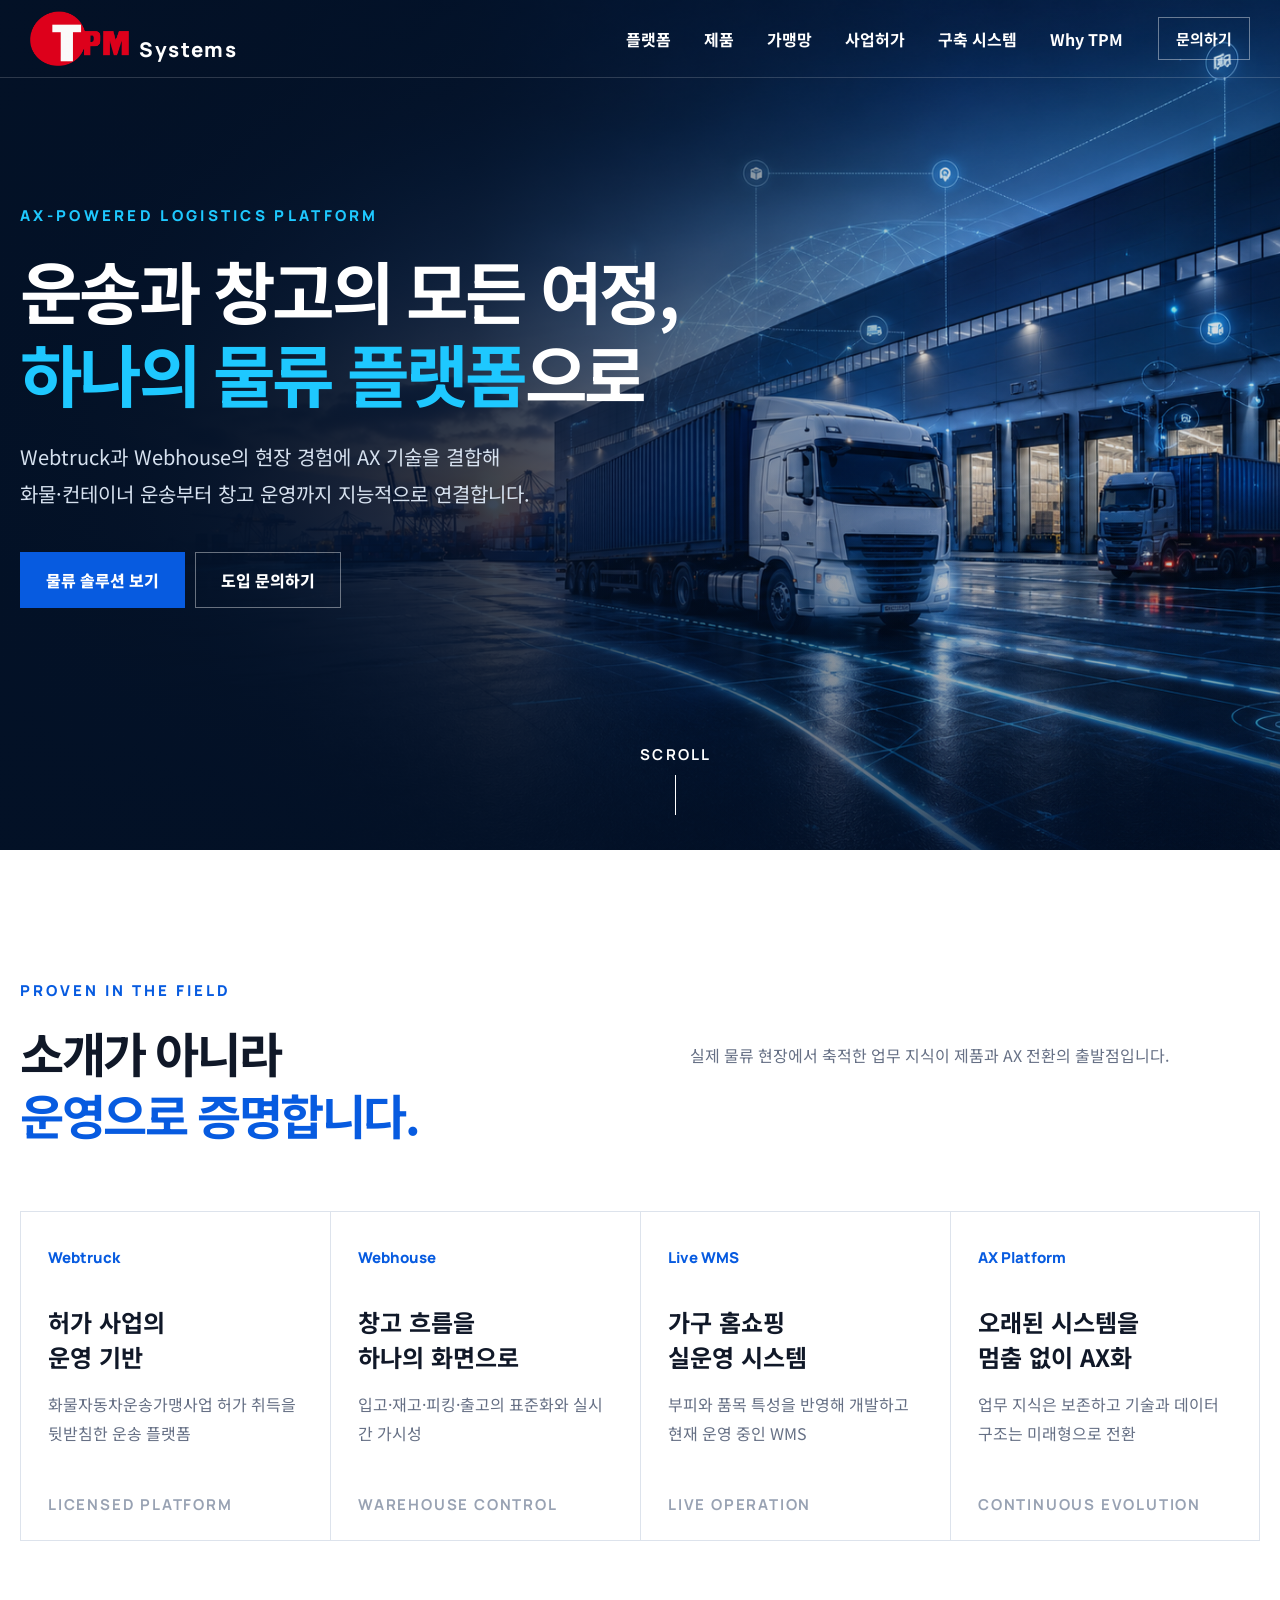
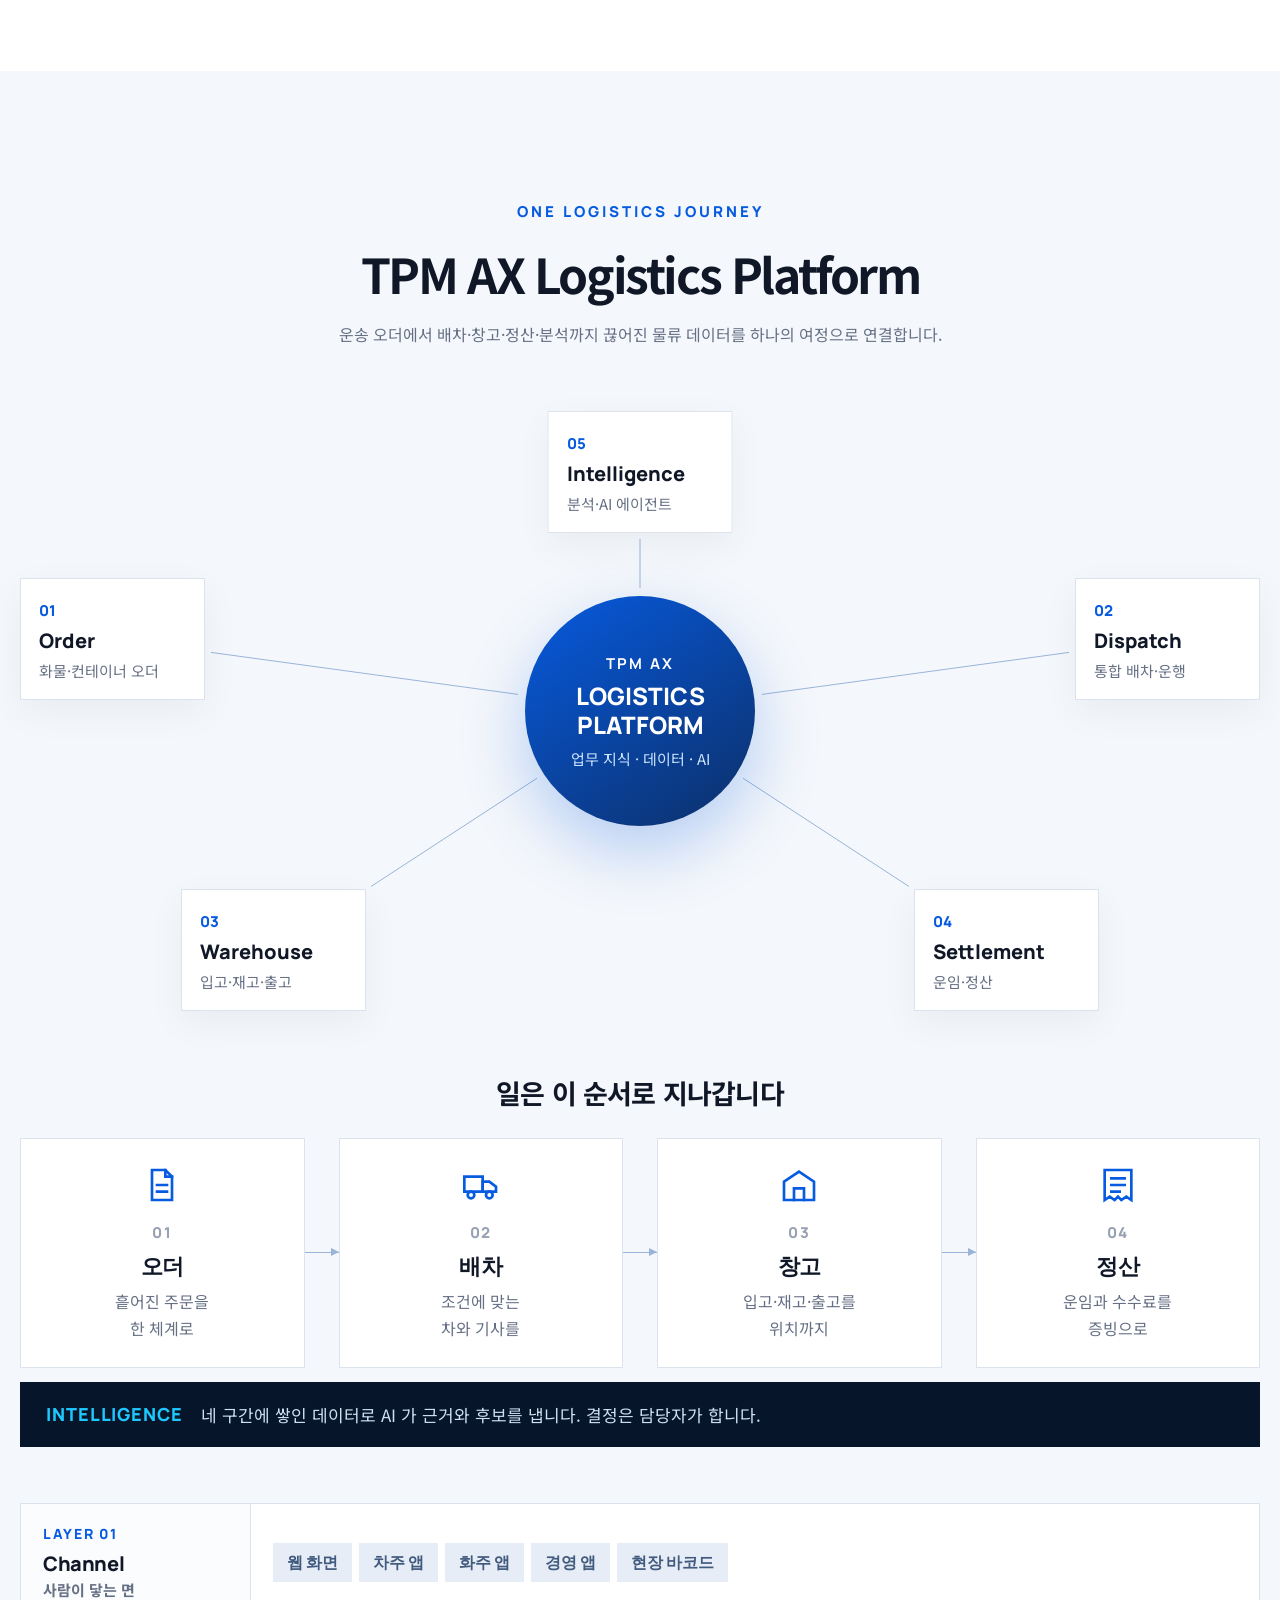
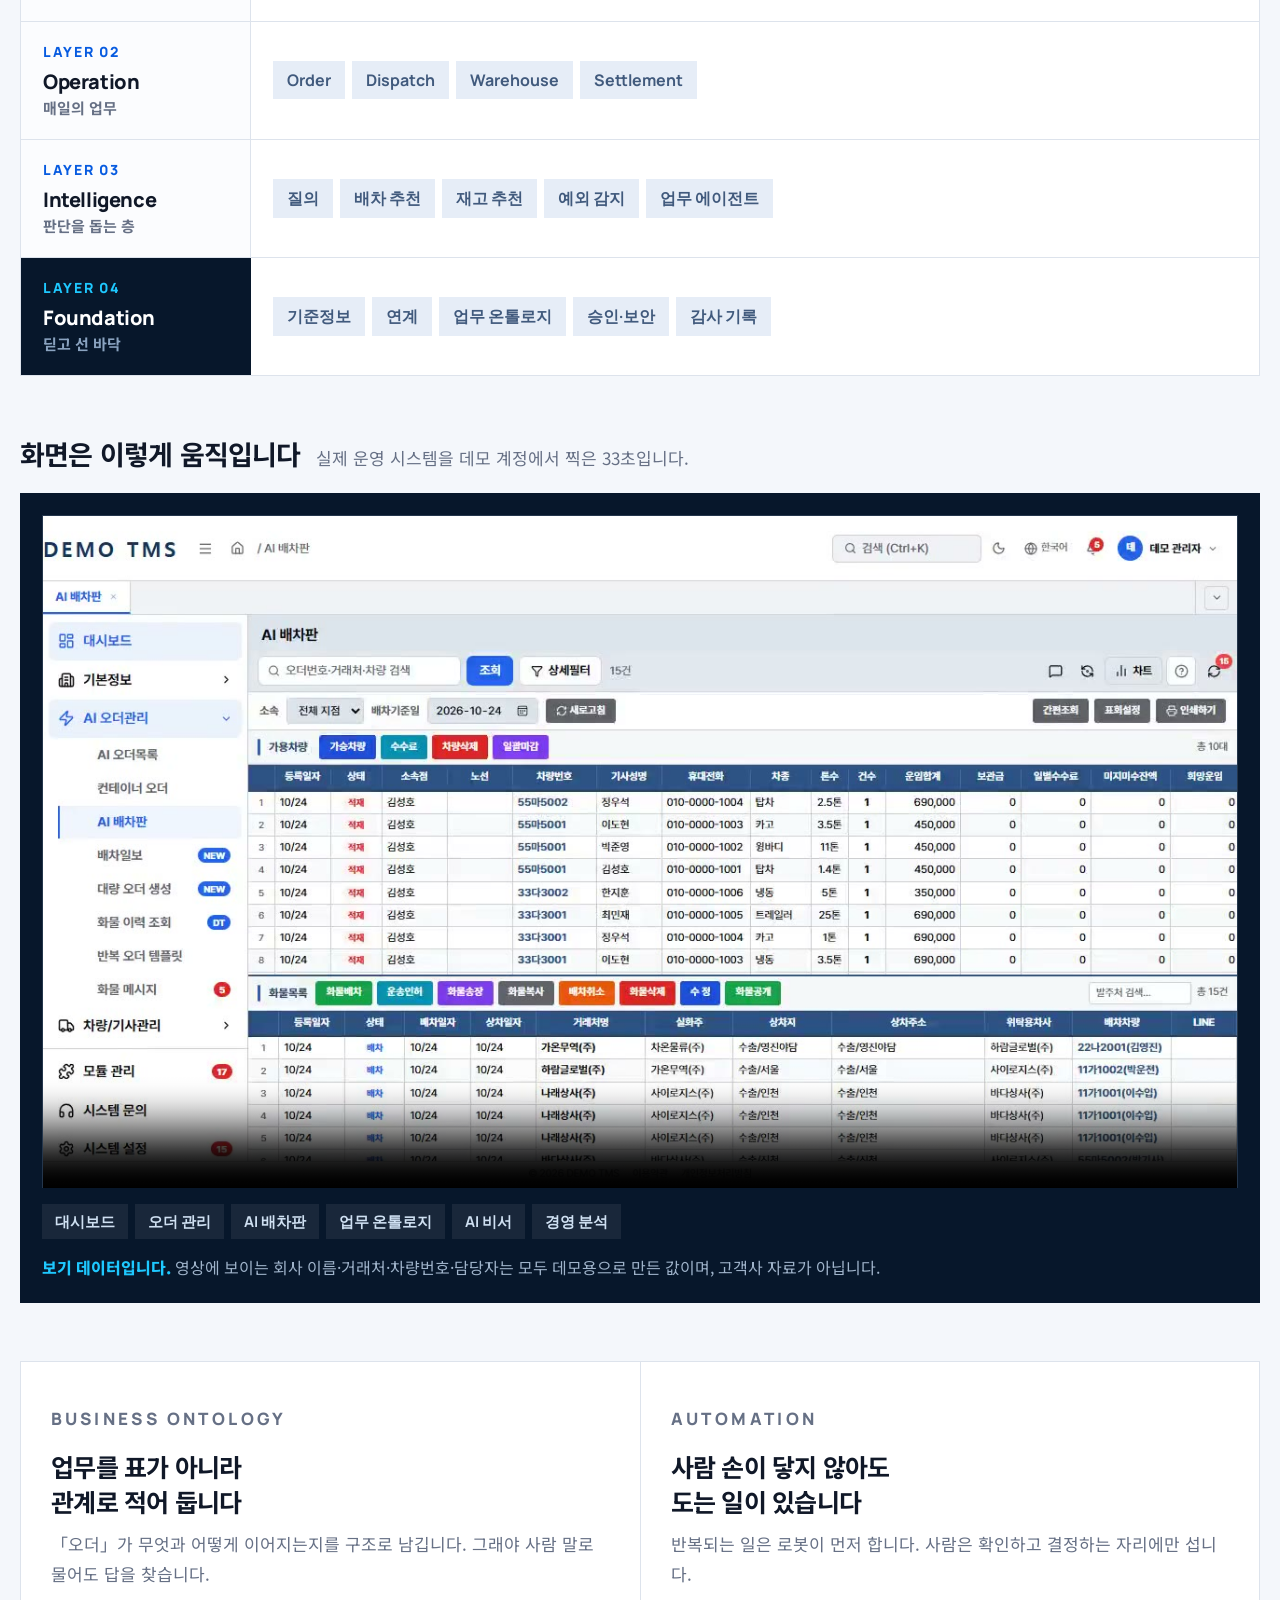
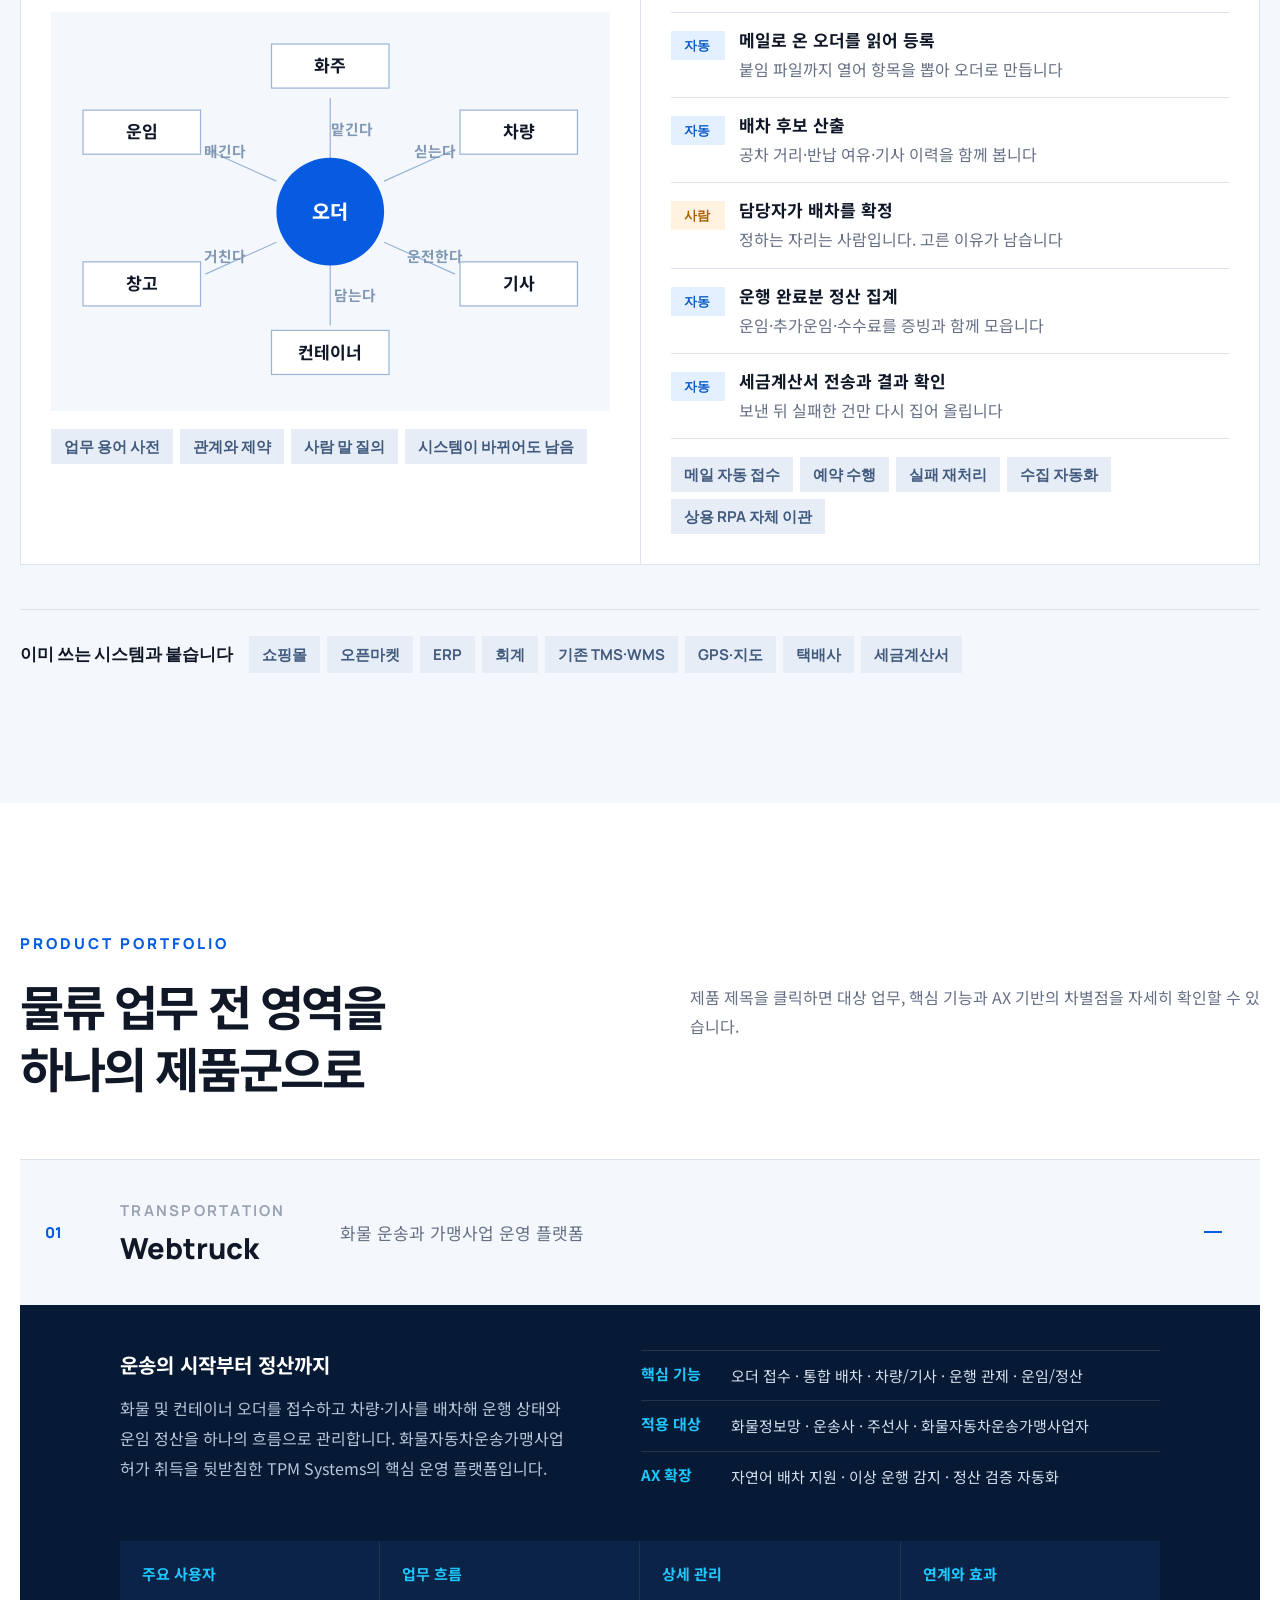
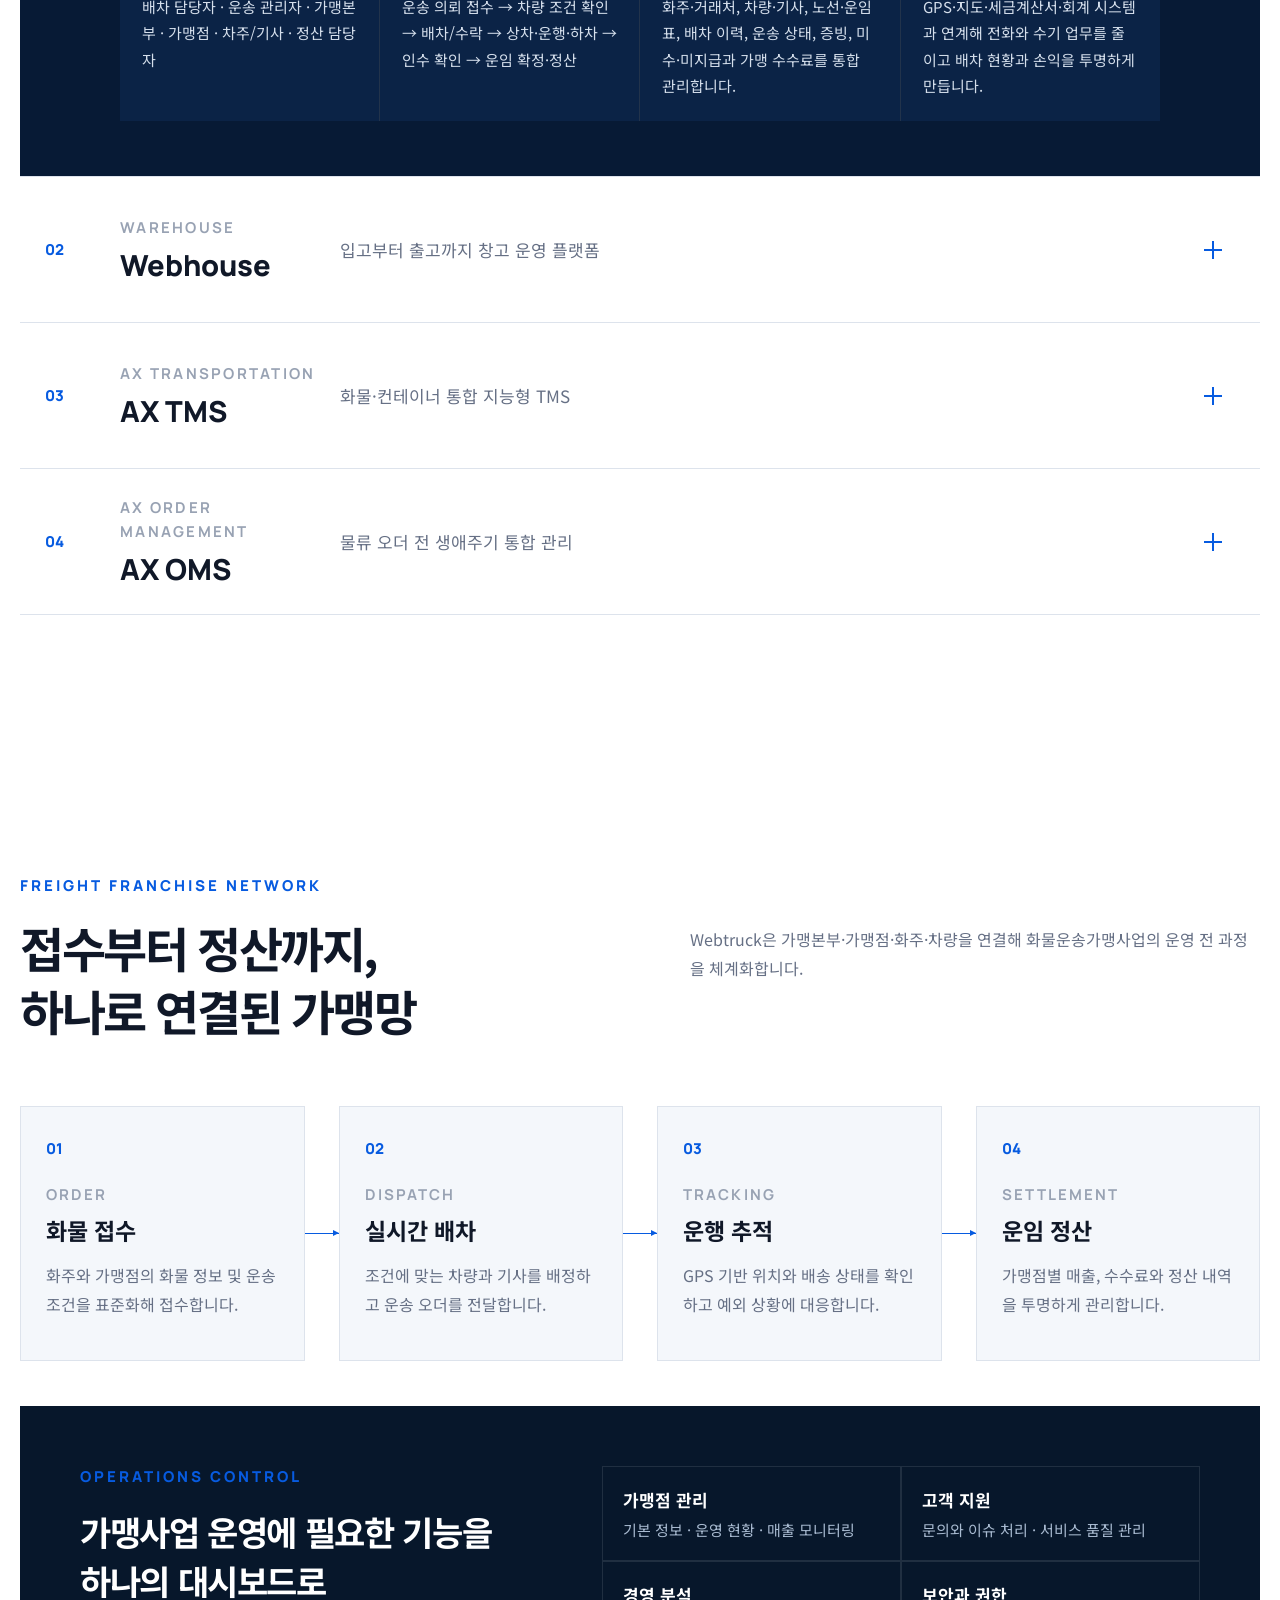
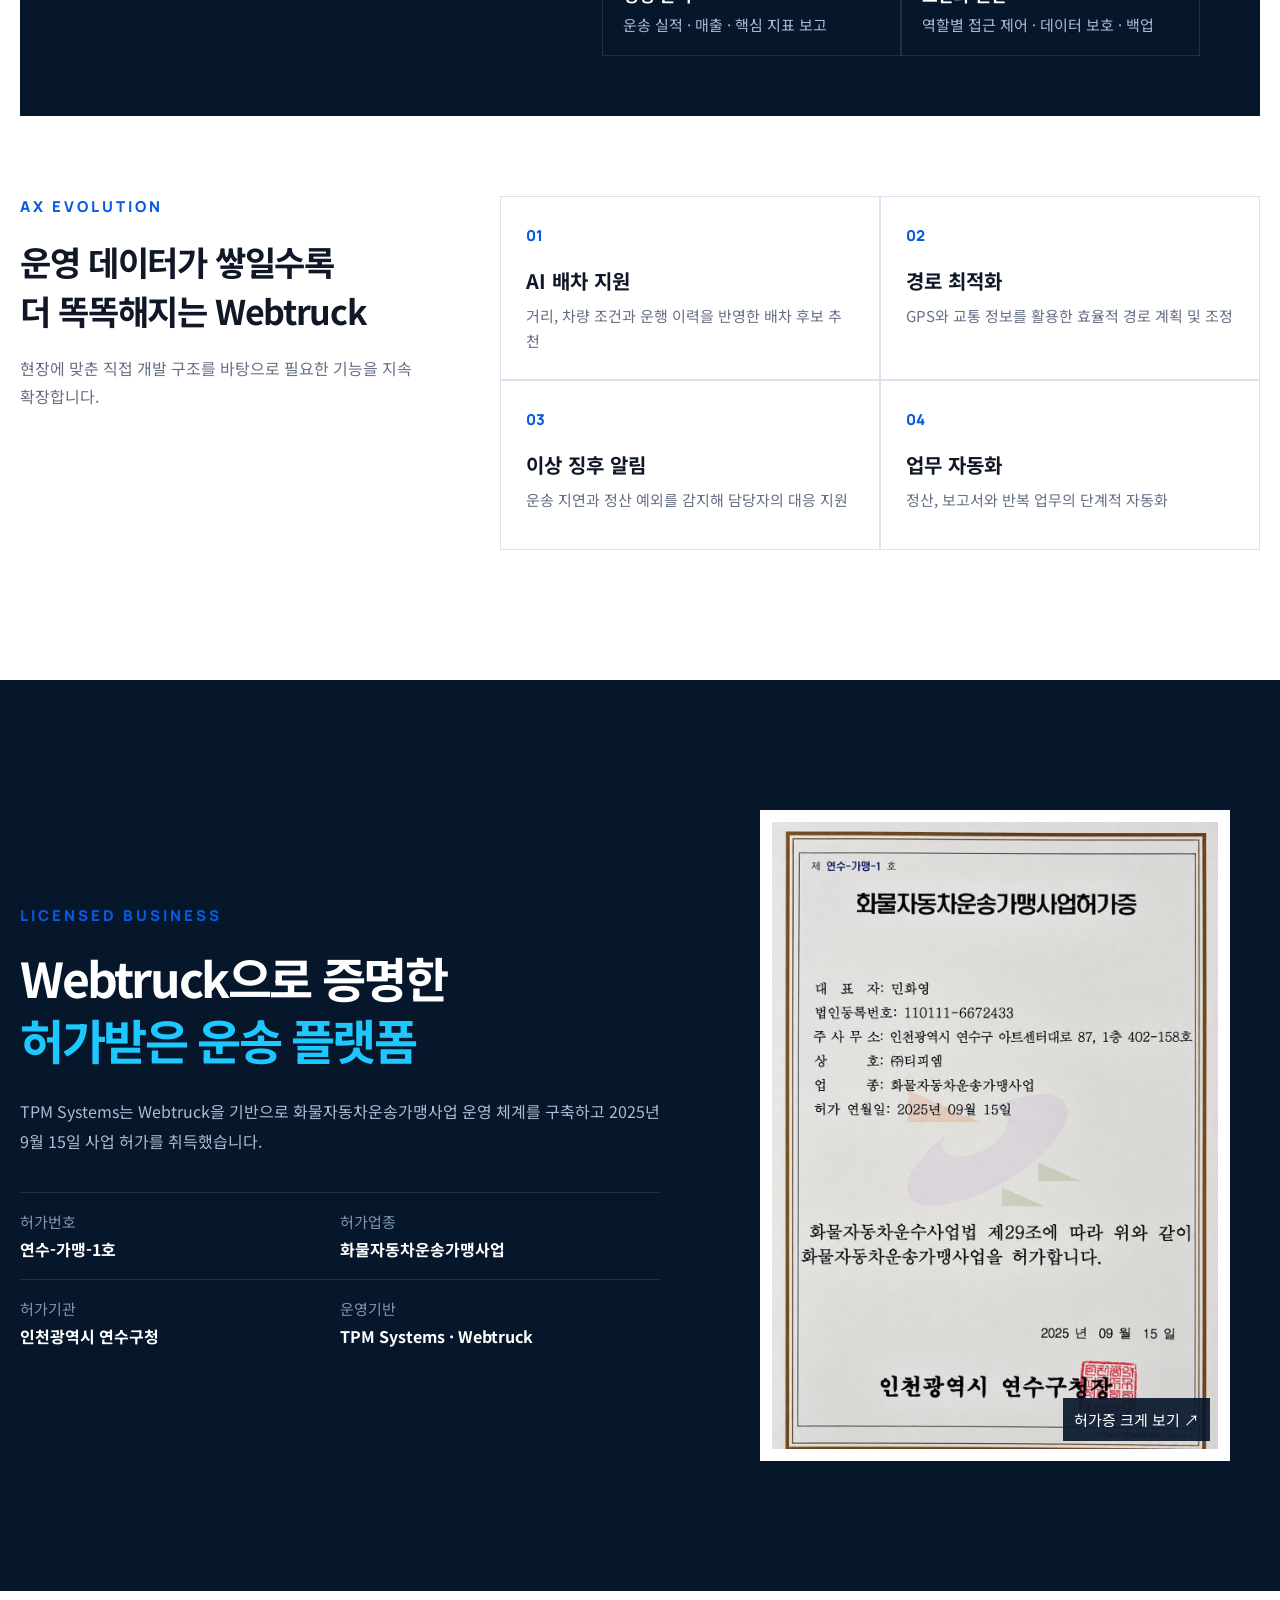
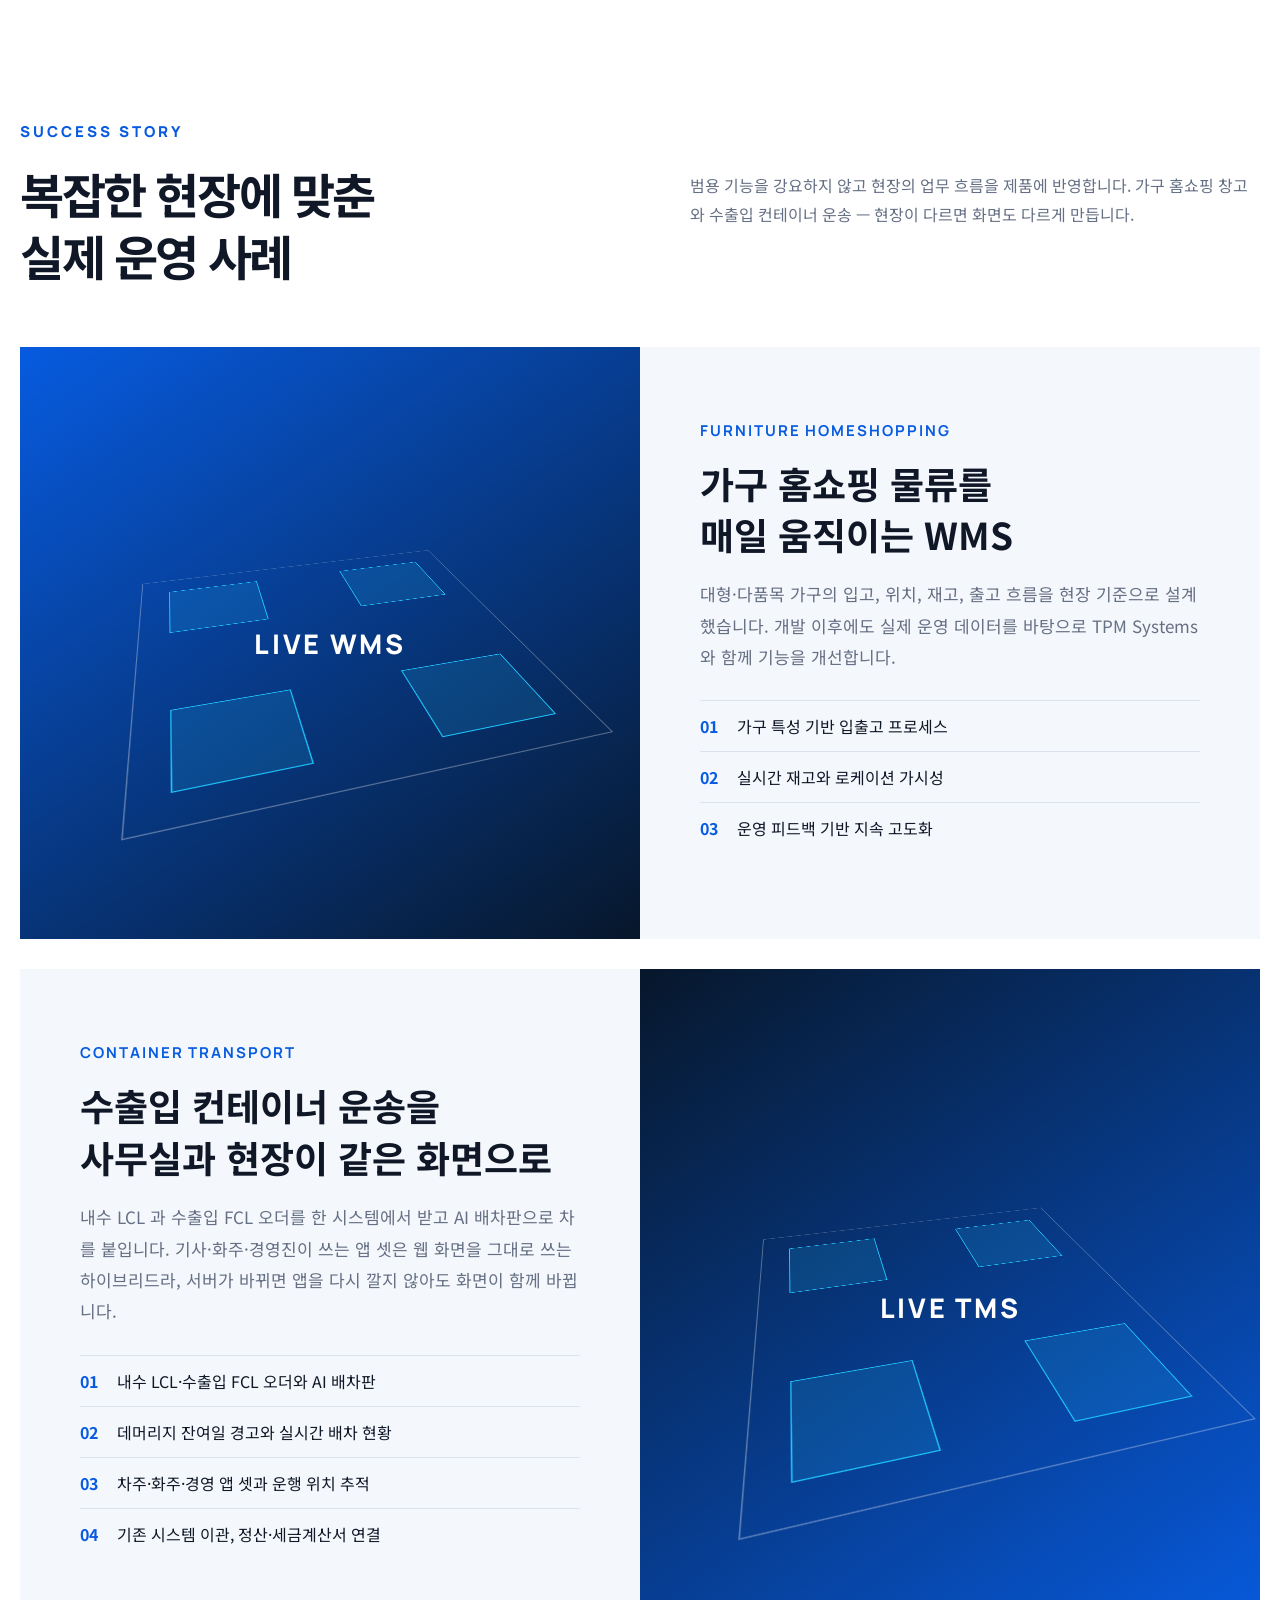
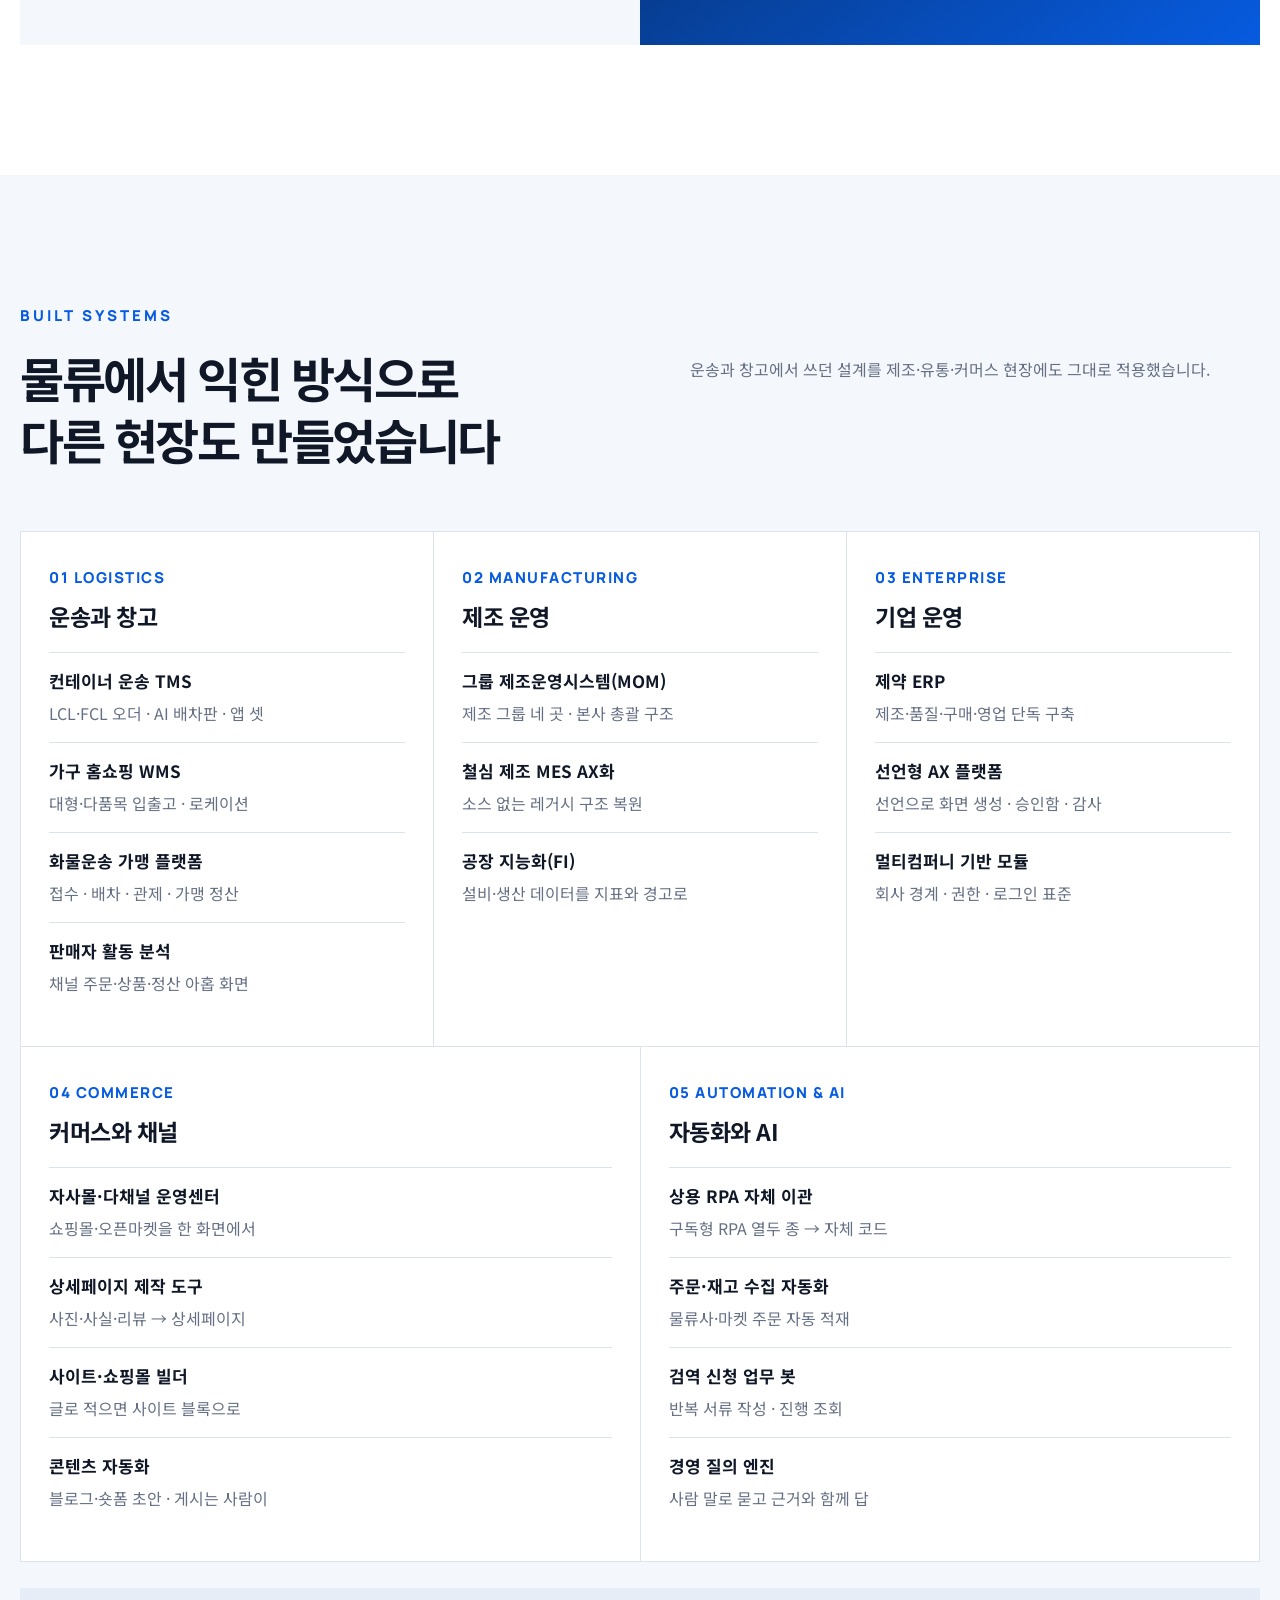
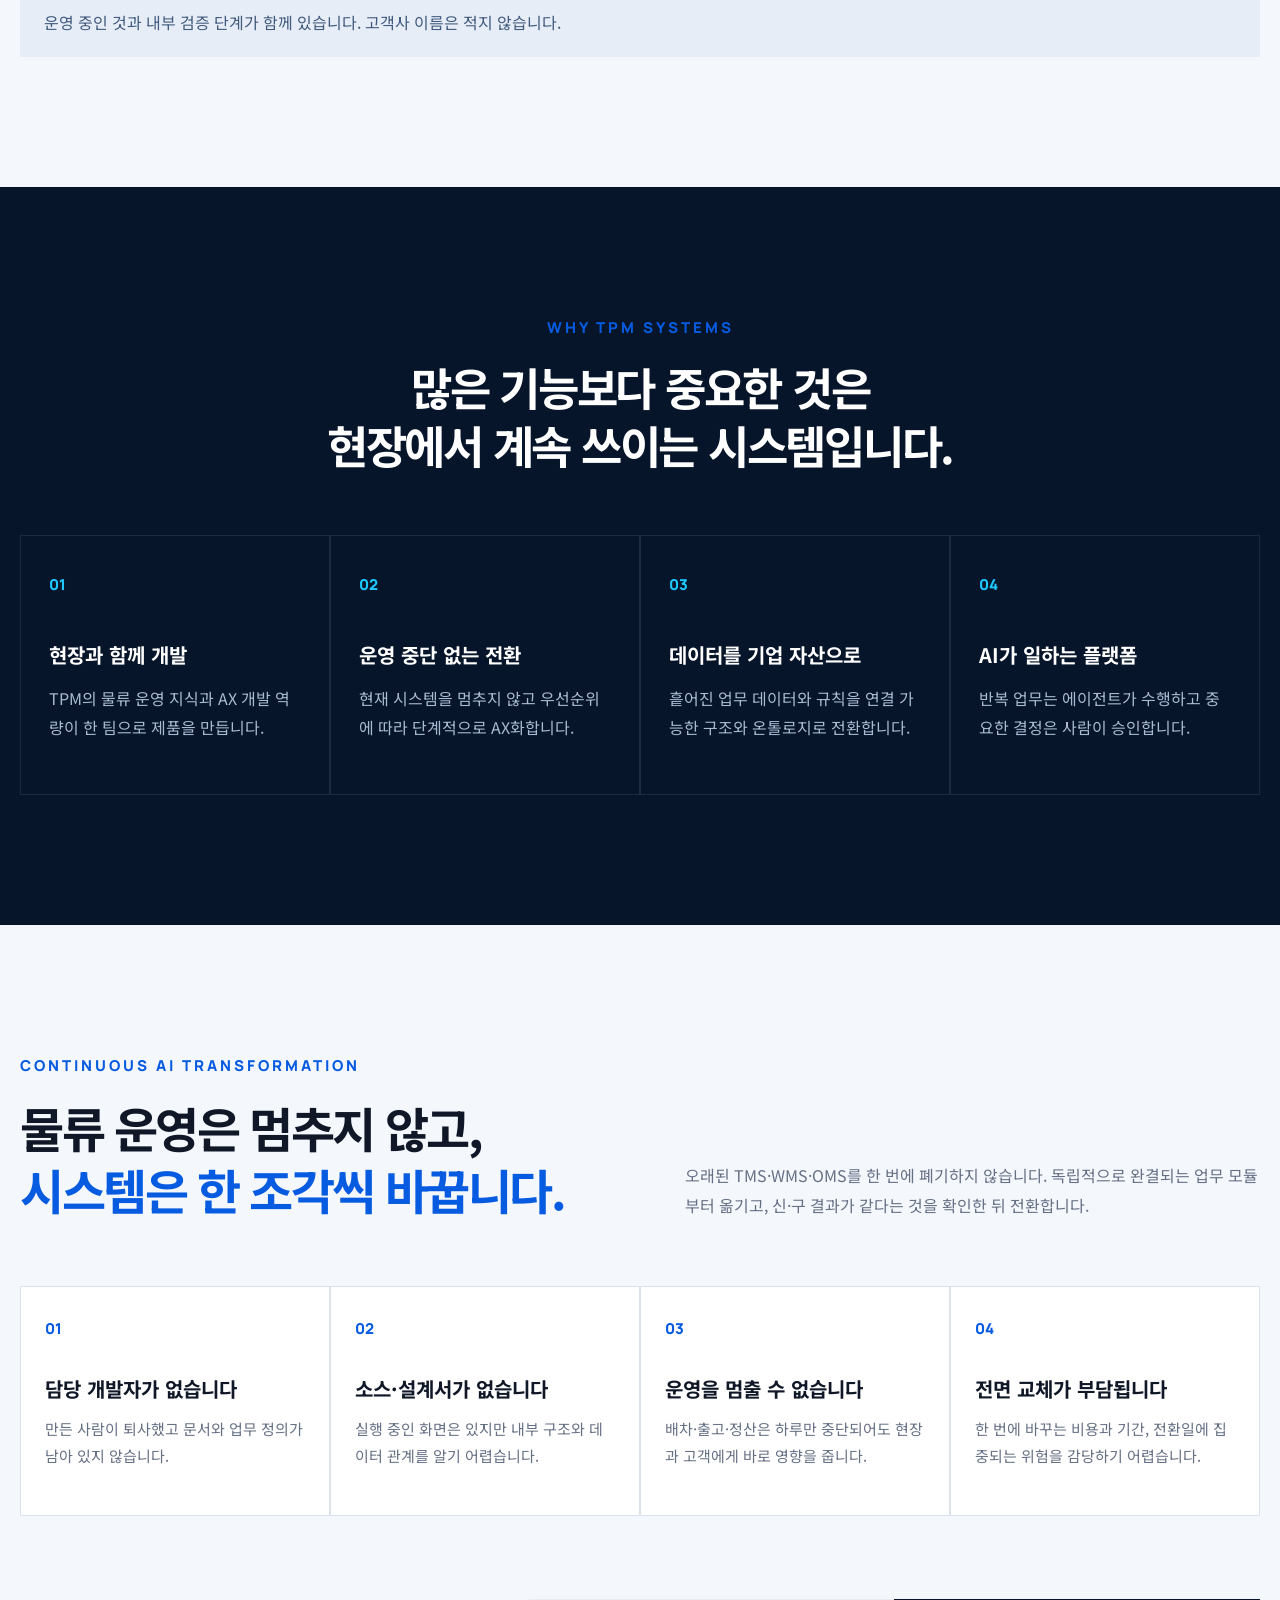
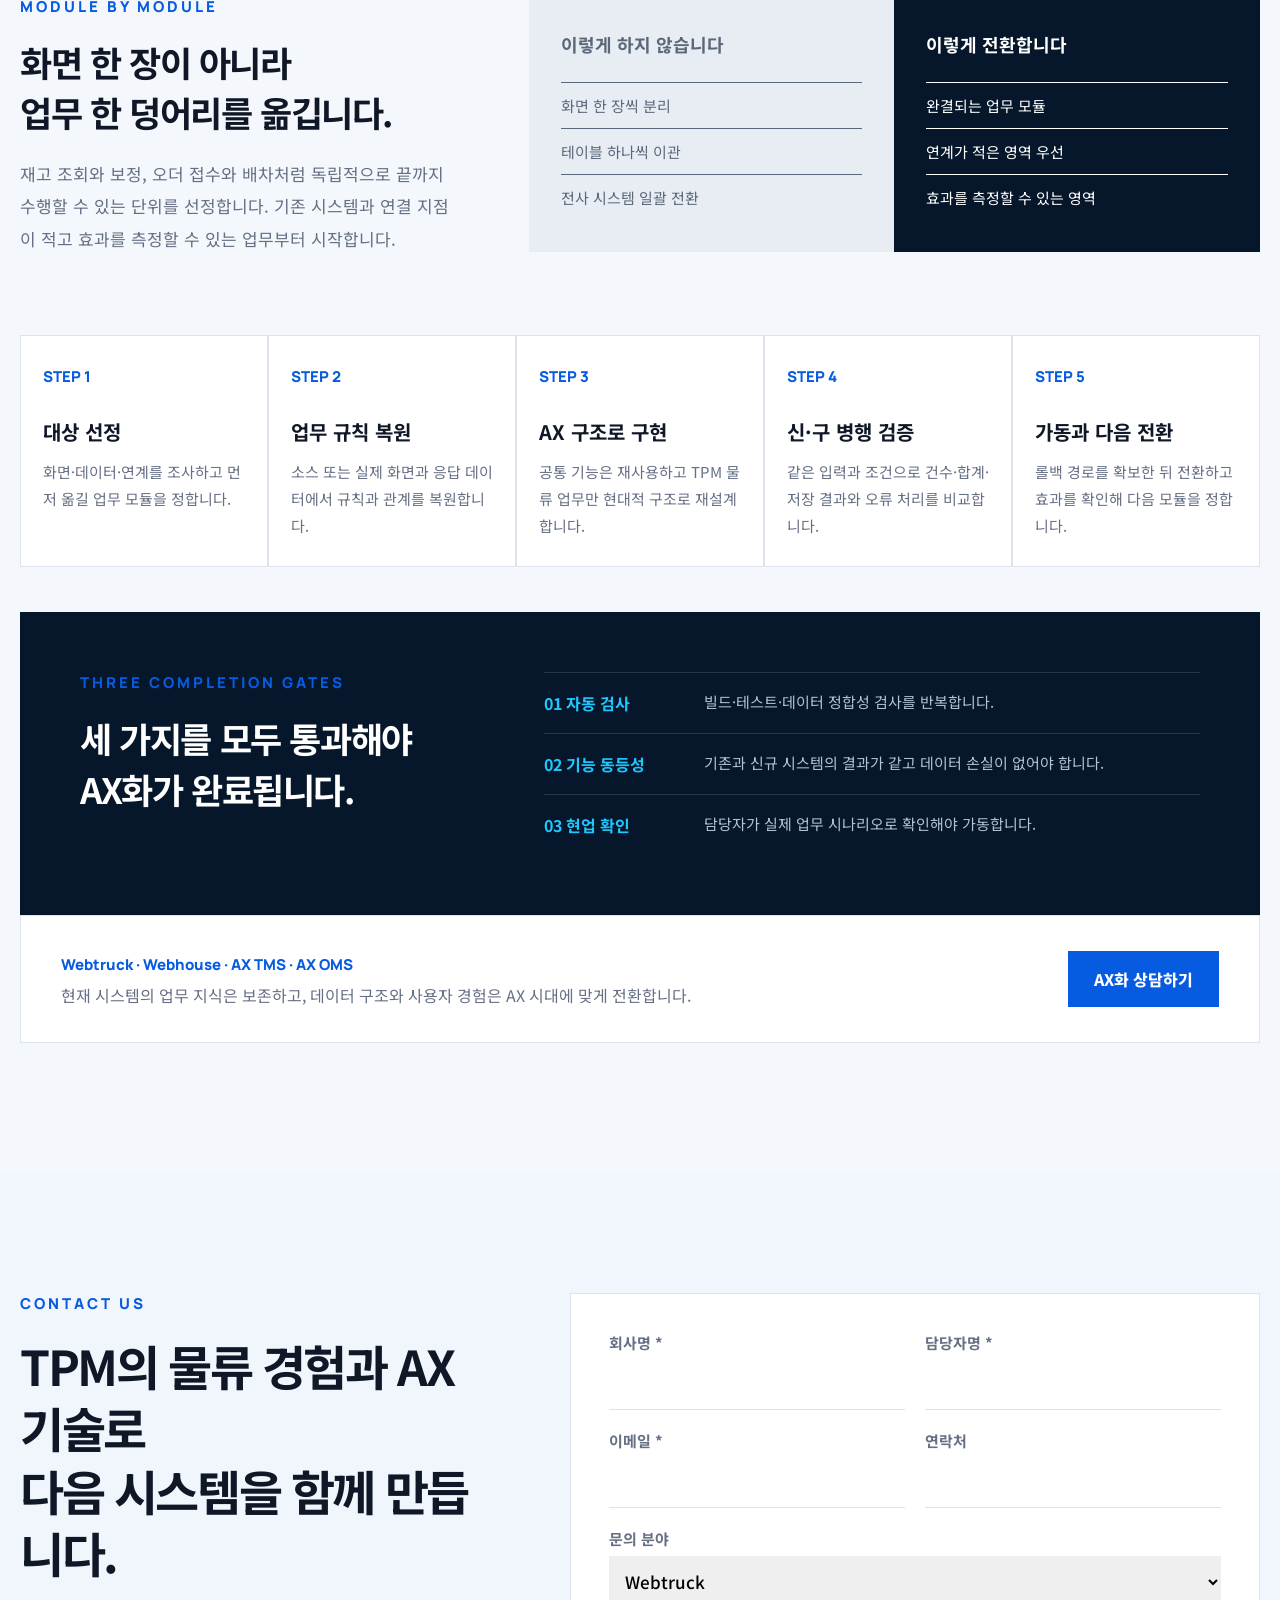
<file: index.html>
<!doctype html>
<html lang="ko">
  <head>
    <meta charset="utf-8" />
    <meta name="viewport" content="width=device-width,initial-scale=1" />
    <meta
      name="description"
      content="TPM Systems는 Webtruck, Webhouse, WMS와 AX 기반 TMS로 운송과 창고의 모든 여정을 연결합니다."
    />
    <title>TPM Systems | AX 기반 통합 물류 플랫폼</title>
    <link rel="icon" href="assets/favicon.ico" sizes="any" />
    <link rel="icon" href="assets/favicon-32.png" type="image/png" />
    <link rel="apple-touch-icon" href="assets/apple-touch-icon.png" />
    <meta name="theme-color" content="#06152a" />
    <link rel="preconnect" href="https://fonts.googleapis.com" />
    <link rel="preconnect" href="https://fonts.gstatic.com" crossorigin />
    <link
      href="https://fonts.googleapis.com/css2?family=Manrope:wght@500;600;700;800&family=Noto+Sans+KR:wght@400;500;600;700;800&display=swap"
      rel="stylesheet"
    />
    <link rel="stylesheet" href="assets/benchmark.css" />
    <script src="assets/open-at-top.js"></script>
  </head>
  <body>
    <header>
      <a class="logo brand-logo" href="#top"><img src="assets/tpm-logo-original-transparent.png" alt="TPM" /><span class="systems-word">Systems</span></a>
      <nav id="nav">
        <a href="#platform">플랫폼</a><a href="#products">제품</a
        ><a href="#franchise">가맹망</a><a href="#license">사업허가</a
        ><a href="#built">구축 시스템</a><a href="#why">Why TPM</a>
      </nav>
      <a class="head-cta" href="#contact">문의하기</a
      ><button id="menu" aria-label="메뉴">☰</button>
    </header>
    <main id="top">
      <section class="hero">
        <img
          src="assets/tpm-logistics-hero.png"
          alt="컨테이너 운송과 물류센터가 데이터로 연결된 스마트 물류 현장"
        />
        <div class="shade"></div>
        <div class="hero-in">
          <p class="over">AX-POWERED LOGISTICS PLATFORM</p>
          <h1>운송과 창고의 모든 여정,<br /><em>하나의 물류 플랫폼</em>으로</h1>
          <p>
            Webtruck과 Webhouse의 현장 경험에 AX 기술을 결합해<br />화물·컨테이너
            운송부터 창고 운영까지 지능적으로 연결합니다.
          </p>
          <div>
            <a class="btn blue" href="#products">물류 솔루션 보기</a
            ><a class="btn line" href="#contact">도입 문의하기</a>
          </div>
        </div>
        <div class="scroll">SCROLL <i></i></div>
      </section>

      <section class="impact wrap">
        <div class="headline">
          <p class="eyebrow">PROVEN IN THE FIELD</p>
          <h2>소개가 아니라<br /><em>운영으로 증명합니다.</em></h2>
          <p>
            실제 물류 현장에서 축적한 업무 지식이 제품과 AX 전환의 출발점입니다.
          </p>
        </div>
        <div class="impact-cards">
          <article>
            <b>Webtruck</b>
            <h3>허가 사업의<br />운영 기반</h3>
            <p>화물자동차운송가맹사업 허가 취득을 뒷받침한 운송 플랫폼</p>
            <span>LICENSED PLATFORM</span>
          </article>
          <article>
            <b>Webhouse</b>
            <h3>창고 흐름을<br />하나의 화면으로</h3>
            <p>입고·재고·피킹·출고의 표준화와 실시간 가시성</p>
            <span>WAREHOUSE CONTROL</span>
          </article>
          <article>
            <b>Live WMS</b>
            <h3>가구 홈쇼핑<br />실운영 시스템</h3>
            <p>부피와 품목 특성을 반영해 개발하고 현재 운영 중인 WMS</p>
            <span>LIVE OPERATION</span>
          </article>
          <article>
            <b>AX Platform</b>
            <h3>오래된 시스템을<br />멈춤 없이 AX화</h3>
            <p>업무 지식은 보존하고 기술과 데이터 구조는 미래형으로 전환</p>
            <span>CONTINUOUS EVOLUTION</span>
          </article>
        </div>
      </section>

      <section class="platform" id="platform">
        <div class="wrap">
          <div class="center-head">
            <p class="eyebrow">ONE LOGISTICS JOURNEY</p>
            <h2>TPM AX Logistics Platform</h2>
            <p>
              운송 오더에서 배차·창고·정산·분석까지 끊어진 물류 데이터를 하나의
              여정으로 연결합니다.
            </p>
          </div>
          <div class="platform-map">
            <!-- 연결선 — platform-map.js 가 칸 자리를 재서 그린다 -->
            <svg class="map-links" aria-hidden="true"></svg>
            <div class="core">
              <small>TPM AX</small><strong>LOGISTICS<br />PLATFORM</strong
              ><span>업무 지식 · 데이터 · AI</span>
            </div>
            <div class="node n1">
              <b>01</b><strong>Order</strong><span>화물·컨테이너 오더</span>
            </div>
            <div class="node n2">
              <b>02</b><strong>Dispatch</strong><span>통합 배차·운행</span>
            </div>
            <div class="node n3">
              <b>03</b><strong>Warehouse</strong><span>입고·재고·출고</span>
            </div>
            <div class="node n4">
              <b>04</b><strong>Settlement</strong><span>운임·정산</span>
            </div>
            <div class="node n5">
              <b>05</b><strong>Intelligence</strong
              ><span>분석·AI 에이전트</span>
            </div>
          </div>
          <!-- 그림 ① 한 줄 흐름 — 일이 지나는 순서 -->
          <div class="flowline">
            <div class="fl-head"><h3>일은 이 순서로 지나갑니다</h3></div>
            <div class="fl-row">
              <article>
                <span class="ic"><svg viewBox="0 0 24 24" fill="none" stroke="currentColor" stroke-width="1.6" stroke-linecap="square"><path d="M6 3h8l4 4v14H6z"/><path d="M14 3v4h4"/><path d="M9 12h6M9 16h6"/></svg></span>
                <b>01</b><strong>오더</strong><p>흩어진 주문을<br />한 체계로</p>
              </article>
              <i class="arw"></i>
              <article>
                <span class="ic"><svg viewBox="0 0 24 24" fill="none" stroke="currentColor" stroke-width="1.6" stroke-linecap="square"><path d="M2 7h11v9H2z"/><path d="M13 10h4l4 3v3h-8z"/><circle cx="6" cy="18" r="2"/><circle cx="17" cy="18" r="2"/></svg></span>
                <b>02</b><strong>배차</strong><p>조건에 맞는<br />차와 기사를</p>
              </article>
              <i class="arw"></i>
              <article>
                <span class="ic"><svg viewBox="0 0 24 24" fill="none" stroke="currentColor" stroke-width="1.6" stroke-linecap="square"><path d="M3 10l9-6 9 6v11H3z"/><path d="M9 21v-7h6v7"/></svg></span>
                <b>03</b><strong>창고</strong><p>입고·재고·출고를<br />위치까지</p>
              </article>
              <i class="arw"></i>
              <article>
                <span class="ic"><svg viewBox="0 0 24 24" fill="none" stroke="currentColor" stroke-width="1.6" stroke-linecap="square"><path d="M4 3h16v18l-3-2-3 2-2-2-2 2-3-2-3 2z"/><path d="M8 8h8M8 12h8M8 16h5"/></svg></span>
                <b>04</b><strong>정산</strong><p>운임과 수수료를<br />증빙으로</p>
              </article>
            </div>
            <div class="fl-ai">
              <strong>INTELLIGENCE</strong>
              <p>네 구간에 쌓인 데이터로 AI 가 근거와 후보를 냅니다. 결정은 담당자가 합니다.</p>
            </div>
          </div>

          <!-- 그림 ② 네 계층 — 아래가 위를 떠받친다 -->
          <div class="lay">
            <div class="lay-row">
              <div class="nm"><b>LAYER 01</b><strong>Channel</strong><span>사람이 닿는 면</span></div>
              <div class="ch"><i>웹 화면</i><i>차주 앱</i><i>화주 앱</i><i>경영 앱</i><i>현장 바코드</i></div>
            </div>
            <div class="lay-row">
              <div class="nm"><b>LAYER 02</b><strong>Operation</strong><span>매일의 업무</span></div>
              <div class="ch"><i>Order</i><i>Dispatch</i><i>Warehouse</i><i>Settlement</i></div>
            </div>
            <div class="lay-row">
              <div class="nm"><b>LAYER 03</b><strong>Intelligence</strong><span>판단을 돕는 층</span></div>
              <div class="ch"><i>질의</i><i>배차 추천</i><i>재고 추천</i><i>예외 감지</i><i>업무 에이전트</i></div>
            </div>
            <div class="lay-row base">
              <div class="nm"><b>LAYER 04</b><strong>Foundation</strong><span>딛고 선 바닥</span></div>
              <div class="ch"><i>기준정보</i><i>연계</i><i>업무 온톨로지</i><i>승인·보안</i><i>감사 기록</i></div>
            </div>
          </div>

          <!-- 실제 화면 영상 — 데모 계정에서 보기 데이터로 찍었다. (CEO 지시 2026-10-23) -->
          <div class="film">
            <div class="film-head">
              <h3>화면은 이렇게 움직입니다</h3>
              <p>실제 운영 시스템을 데모 계정에서 찍은 33초입니다.</p>
            </div>
            <div class="film-stage">
              <video
                src="assets/tms-demo.mp4"
                poster="assets/tms-demo-poster.jpg"
                controls autoplay muted loop playsinline preload="metadata"
                aria-label="오더 관리부터 AI 배차판·업무 온톨로지·AI 비서·경영 분석까지 화면을 차례로 보여 주는 영상"
              ></video>
              <div class="film-foot">
                <div class="chap">
                  <i>대시보드</i><i>오더 관리</i><i>AI 배차판</i><i>업무 온톨로지</i><i>AI 비서</i><i>경영 분석</i>
                </div>
              </div>
              <p class="film-note">
                <b>보기 데이터입니다.</b> 영상에 보이는 회사 이름·거래처·차량번호·담당자는 모두 데모용으로 만든 값이며, 고객사 자료가 아닙니다.
              </p>
            </div>
          </div>

          <!-- AX 두 축 — 지식(온톨로지)과 자동화. 그림으로 보인다. (CEO 지시 2026-10-23) -->
          <div class="ax2">
            <section>
              <p class="eyebrow">BUSINESS ONTOLOGY</p>
              <h3>업무를 표가 아니라<br />관계로 적어 둡니다</h3>
              <p>「오더」가 무엇과 어떻게 이어지는지를 구조로 남깁니다. 그래야 사람 말로 물어도 답을 찾습니다.</p>
              <div class="onto-pic">
                <svg viewBox="0 0 440 310" role="img" aria-label="오더를 가운데 두고 화주·차량·기사·컨테이너·창고·운임이 관계로 이어진 그림">
                  <line class="o-ln" x1="220" y1="112" x2="220" y2="62"/>
                  <line class="o-ln" x1="264" y1="130" x2="322" y2="104"/>
                  <line class="o-ln" x1="264" y1="180" x2="322" y2="206"/>
                  <line class="o-ln" x1="220" y1="198" x2="220" y2="248"/>
                  <line class="o-ln" x1="176" y1="180" x2="118" y2="206"/>
                  <line class="o-ln" x1="176" y1="130" x2="118" y2="104"/>

                  <text class="o-rel" x="238" y="92">맡긴다</text>
                  <text class="o-rel" x="306" y="110">싣는다</text>
                  <text class="o-rel" x="306" y="196">운전한다</text>
                  <text class="o-rel" x="240" y="228">담는다</text>
                  <text class="o-rel" x="134" y="196">거친다</text>
                  <text class="o-rel" x="134" y="110">매긴다</text>

                  <circle class="o-core" cx="220" cy="155" r="44"/>
                  <text class="o-tc" x="220" y="161">오더</text>

                  <rect class="o-nd" x="172" y="18" width="96" height="36"/><text class="o-t" x="220" y="41">화주</text>
                  <rect class="o-nd" x="326" y="72" width="96" height="36"/><text class="o-t" x="374" y="95">차량</text>
                  <rect class="o-nd" x="326" y="196" width="96" height="36"/><text class="o-t" x="374" y="219">기사</text>
                  <rect class="o-nd" x="172" y="252" width="96" height="36"/><text class="o-t" x="220" y="275">컨테이너</text>
                  <rect class="o-nd" x="18" y="196" width="96" height="36"/><text class="o-t" x="66" y="219">창고</text>
                  <rect class="o-nd" x="18" y="72" width="96" height="36"/><text class="o-t" x="66" y="95">운임</text>
                </svg>
              </div>
              <div class="tags"><i>업무 용어 사전</i><i>관계와 제약</i><i>사람 말 질의</i><i>시스템이 바뀌어도 남음</i></div>
            </section>

            <section>
              <p class="eyebrow">AUTOMATION</p>
              <h3>사람 손이 닿지 않아도<br />도는 일이 있습니다</h3>
              <p>반복되는 일은 로봇이 먼저 합니다. 사람은 확인하고 결정하는 자리에만 섭니다.</p>
              <div class="auto-steps">
                <ol>
                  <li>
                    <span class="bot">자동</span>
                    <div><strong>메일로 온 오더를 읽어 등록</strong><span>붙임 파일까지 열어 항목을 뽑아 오더로 만듭니다</span></div>
                  </li>
                  <li>
                    <span class="bot">자동</span>
                    <div><strong>배차 후보 산출</strong><span>공차 거리·반납 여유·기사 이력을 함께 봅니다</span></div>
                  </li>
                  <li>
                    <span class="bot hand">사람</span>
                    <div><strong>담당자가 배차를 확정</strong><span>정하는 자리는 사람입니다. 고른 이유가 남습니다</span></div>
                  </li>
                  <li>
                    <span class="bot">자동</span>
                    <div><strong>운행 완료분 정산 집계</strong><span>운임·추가운임·수수료를 증빙과 함께 모읍니다</span></div>
                  </li>
                  <li>
                    <span class="bot">자동</span>
                    <div><strong>세금계산서 전송과 결과 확인</strong><span>보낸 뒤 실패한 건만 다시 집어 올립니다</span></div>
                  </li>
                </ol>
              </div>
              <div class="tags"><i>메일 자동 접수</i><i>예약 수행</i><i>실패 재처리</i><i>수집 자동화</i><i>상용 RPA 자체 이관</i></div>
            </section>
          </div>

          <!-- 바깥 연계 — 한 줄로 -->
          <div class="conn">
            <b>이미 쓰는 시스템과 붙습니다</b>
            <div class="c"><i>쇼핑몰</i><i>오픈마켓</i><i>ERP</i><i>회계</i><i>기존 TMS·WMS</i><i>GPS·지도</i><i>택배사</i><i>세금계산서</i></div>
          </div>
        </div>
      </section>

      <section class="products wrap" id="products">
        <div class="split-head">
          <div>
            <p class="eyebrow">PRODUCT PORTFOLIO</p>
            <h2>물류 업무 전 영역을<br />하나의 제품군으로</h2>
          </div>
          <p>
            제품 제목을 클릭하면 대상 업무, 핵심 기능과 AX 기반의 차별점을
            자세히 확인할 수 있습니다.
          </p>
        </div>
        <div class="product-accordion">
          <article class="product-item open">
            <button class="product-title" type="button" aria-expanded="true">
              <span>01</span>
              <div>
                <small>TRANSPORTATION</small>
                <h3>Webtruck</h3>
              </div>
              <p>화물 운송과 가맹사업 운영 플랫폼</p>
              <i></i>
            </button>
            <div class="product-detail">
              <div>
                <b>운송의 시작부터 정산까지</b>
                <p>
                  화물 및 컨테이너 오더를 접수하고 차량·기사를 배차해 운행
                  상태와 운임 정산을 하나의 흐름으로 관리합니다.
                  화물자동차운송가맹사업 허가 취득을 뒷받침한 TPM Systems의 핵심
                  운영 플랫폼입니다.
                </p>
              </div>
              <dl>
                <div>
                  <dt>핵심 기능</dt>
                  <dd>
                    오더 접수 · 통합 배차 · 차량/기사 · 운행 관제 · 운임/정산
                  </dd>
                </div>
                <div>
                  <dt>적용 대상</dt>
                  <dd>
                    화물정보망 · 운송사 · 주선사 · 화물자동차운송가맹사업자
                  </dd>
                </div>
                <div>
                  <dt>AX 확장</dt>
                  <dd>자연어 배차 지원 · 이상 운행 감지 · 정산 검증 자동화</dd>
                </div>
              </dl>
              <div class="product-more"><div><h4>주요 사용자</h4><p>배차 담당자 · 운송 관리자 · 가맹본부 · 가맹점 · 차주/기사 · 정산 담당자</p></div><div><h4>업무 흐름</h4><p>운송 의뢰 접수 → 차량 조건 확인 → 배차/수락 → 상차·운행·하차 → 인수 확인 → 운임 확정·정산</p></div><div><h4>상세 관리</h4><p>화주·거래처, 차량·기사, 노선·운임표, 배차 이력, 운송 상태, 증빙, 미수·미지급과 가맹 수수료를 통합 관리합니다.</p></div><div><h4>연계와 효과</h4><p>GPS·지도·세금계산서·회계 시스템과 연계해 전화와 수기 업무를 줄이고 배차 현황과 손익을 투명하게 만듭니다.</p></div></div>
            </div>
          </article>
          <article class="product-item">
            <button class="product-title" type="button" aria-expanded="false">
              <span>02</span>
              <div>
                <small>WAREHOUSE</small>
                <h3>Webhouse</h3>
              </div>
              <p>입고부터 출고까지 창고 운영 플랫폼</p>
              <i></i>
            </button>
            <div class="product-detail">
              <div>
                <b>재고의 위치와 흐름을 실시간으로</b>
                <p>
                  입고, 적치, 재고, 피킹, 검수, 출고 업무를 표준화하고 품목과
                  로케이션 단위의 재고를 가시화합니다. 운송 시스템과 연계해 창고
                  안팎의 흐름을 연결합니다.
                </p>
              </div>
              <dl>
                <div>
                  <dt>핵심 기능</dt>
                  <dd>입출고 · 재고 · 로케이션 · 피킹/검수 · 실사/조정</dd>
                </div>
                <div>
                  <dt>적용 대상</dt>
                  <dd>유통센터 · 홈쇼핑 물류 · 3PL · 제조/부품 창고</dd>
                </div>
                <div>
                  <dt>AX 확장</dt>
                  <dd>
                    재고 질의 · 피킹 추천 · 이상 재고 탐지 · 작업 지시 자동화
                  </dd>
                </div>
              </dl>
              <div class="product-more"><div><h4>주요 사용자</h4><p>센터 관리자 · 입출고 담당자 · 피커/검수자 · 재고 담당자 · 화주사 · 고객지원 담당자</p></div><div><h4>업무 흐름</h4><p>입고 예정 → 검수·적치 → 재고/로케이션 관리 → 주문 할당 → 피킹·검수·포장 → 출고 확정</p></div><div><h4>상세 관리</h4><p>품목·바코드·로트, 가용/보류 재고, 로케이션, 입출고 작업, 재고 이동·조정·실사와 작업자별 이력을 관리합니다.</p></div><div><h4>연계와 효과</h4><p>OMS·TMS·쇼핑몰·택배 시스템과 연결해 재고 정확도를 높이고 오출고와 탐색 시간, 반복 입력을 줄입니다.</p></div></div>
            </div>
          </article>
          <article class="product-item">
            <button class="product-title" type="button" aria-expanded="false">
              <span>03</span>
              <div>
                <small>AX TRANSPORTATION</small>
                <h3>AX TMS</h3>
              </div>
              <p>화물·컨테이너 통합 지능형 TMS</p>
              <i></i>
            </button>
            <div class="product-detail">
              <div>
                <b>복합 운송을 하나의 의사결정 체계로</b>
                <p>
                  일반 화물과 컨테이너 운송의 서로 다른 오더·차량·운임 규칙을 한
                  플랫폼에서 처리합니다. 운영 데이터를 학습 가능한 구조로 전환해
                  배차 판단과 예외 대응을 지원합니다.
                </p>
              </div>
              <dl>
                <div>
                  <dt>핵심 기능</dt>
                  <dd>
                    복합 오더 · 자동 배차 지원 · 실시간 관제 · 원가/수익 · KPI
                  </dd>
                </div>
                <div>
                  <dt>적용 대상</dt>
                  <dd>
                    복합 운송사 · 컨테이너 운송사 · 대형 화주 · 물류 플랫폼
                  </dd>
                </div>
                <div>
                  <dt>AX 장점</dt>
                  <dd>
                    AI 배차 후보 · 수익성 분석 · 지연 예측 · 에이전트 업무 수행
                  </dd>
                </div>
              </dl>
              <div class="product-more"><div><h4>주요 사용자</h4><p>통합 배차실 · 운송 관제팀 · 컨테이너 운영팀 · 원가/정산 담당자 · 경영 관리자</p></div><div><h4>업무 흐름</h4><p>복합 오더 수집 → 운송 유형·제약 분석 → 배차 후보 추천 → 승인·실행 → 실시간 예외 대응 → 손익/KPI 분석</p></div><div><h4>지능화 범위</h4><p>차종·거리·시간·공차·기사 이력과 운임 조건을 함께 분석해 배차 후보, 예상 지연과 수익성 판단을 지원합니다.</p></div><div><h4>AX 운영 원칙</h4><p>AI가 근거와 후보를 제시하고 담당자가 승인합니다. 결정 이력을 남겨 규칙을 지속 개선하며 기존 TMS와 단계적으로 병행할 수 있습니다.</p></div></div>
            </div>
          </article>
          <article class="product-item">
            <button class="product-title" type="button" aria-expanded="false">
              <span>04</span>
              <div>
                <small>AX ORDER MANAGEMENT</small>
                <h3>AX OMS</h3>
              </div>
              <p>물류 오더 전 생애주기 통합 관리</p>
              <i></i>
            </button>
            <div class="product-detail">
              <div>
                <b>흩어진 주문을 실행 가능한 오더로</b>
                <p>
                  고객·채널·거래처별 주문을 표준 오더로 통합하고 배정부터
                  진행·예외·완료까지 상태를 추적합니다. TMS와 WMS 사이에서
                  주문과 실행 데이터를 연결하는 물류 관제 허브입니다.
                </p>
              </div>
              <dl>
                <div>
                  <dt>핵심 기능</dt>
                  <dd>
                    멀티채널 주문 · 오더 표준화 · 배정/분할 · 상태 추적 · 예외
                    관리
                  </dd>
                </div>
                <div>
                  <dt>적용 대상</dt>
                  <dd>
                    홈쇼핑 · 유통사 · 화주사 · 풀필먼트 · 복합 물류 운영사
                  </dd>
                </div>
                <div>
                  <dt>AX 장점</dt>
                  <dd>
                    주문 분류 · 우선순위 추천 · 예외 원인 분석 · 고객 응대 지원
                  </dd>
                </div>
              </dl>
              <div class="product-more"><div><h4>주요 사용자</h4><p>주문 운영팀 · 화주사 · 고객센터 · 창고/운송 담당자 · 채널 관리자 · 경영 관리자</p></div><div><h4>업무 흐름</h4><p>채널별 주문 수집 → 표준화·검증 → 재고/센터 할당 → 출고·운송 지시 → 상태 통합 → 취소·반품·예외 처리</p></div><div><h4>상세 관리</h4><p>원주문과 분할 주문, 납기·우선순위, 주문 변경, 재고 할당, 출고/배송 상태와 클레임까지 하나의 이력으로 관리합니다.</p></div><div><h4>연계와 효과</h4><p>쇼핑몰·ERP·WMS·TMS·고객센터를 연결해 채널마다 다른 주문을 표준화하고 누락·중복과 상태 문의를 줄입니다.</p></div></div>
            </div>
          </article>
        </div>
      </section>

    <section class="franchise" id="franchise">
      <div class="wrap">
        <div class="split-head">
          <div><p class="eyebrow">FREIGHT FRANCHISE NETWORK</p><h2>접수부터 정산까지,<br />하나로 연결된 가맹망</h2></div>
          <p>Webtruck은 가맹본부·가맹점·화주·차량을 연결해 화물운송가맹사업의 운영 전 과정을 체계화합니다.</p>
        </div>
        <div class="franchise-flow">
          <article><b>01</b><span>ORDER</span><h3>화물 접수</h3><p>화주와 가맹점의 화물 정보 및 운송 조건을 표준화해 접수합니다.</p></article><i></i>
          <article><b>02</b><span>DISPATCH</span><h3>실시간 배차</h3><p>조건에 맞는 차량과 기사를 배정하고 운송 오더를 전달합니다.</p></article><i></i>
          <article><b>03</b><span>TRACKING</span><h3>운행 추적</h3><p>GPS 기반 위치와 배송 상태를 확인하고 예외 상황에 대응합니다.</p></article><i></i>
          <article><b>04</b><span>SETTLEMENT</span><h3>운임 정산</h3><p>가맹점별 매출, 수수료와 정산 내역을 투명하게 관리합니다.</p></article>
        </div>
        <div class="franchise-value">
          <div><p class="eyebrow">OPERATIONS CONTROL</p><h3>가맹사업 운영에 필요한 기능을<br />하나의 대시보드로</h3></div>
          <ul><li><strong>가맹점 관리</strong><span>기본 정보 · 운영 현황 · 매출 모니터링</span></li><li><strong>고객 지원</strong><span>문의와 이슈 처리 · 서비스 품질 관리</span></li><li><strong>경영 분석</strong><span>운송 실적 · 매출 · 핵심 지표 보고</span></li><li><strong>보안과 권한</strong><span>역할별 접근 제어 · 데이터 보호 · 백업</span></li></ul>
        </div>
        <div class="ax-roadmap">
          <div><p class="eyebrow">AX EVOLUTION</p><h3>운영 데이터가 쌓일수록<br />더 똑똑해지는 Webtruck</h3><p>현장에 맞춘 직접 개발 구조를 바탕으로 필요한 기능을 지속 확장합니다.</p></div>
          <div class="ax-cards"><article><b>01</b><h4>AI 배차 지원</h4><p>거리, 차량 조건과 운행 이력을 반영한 배차 후보 추천</p></article><article><b>02</b><h4>경로 최적화</h4><p>GPS와 교통 정보를 활용한 효율적 경로 계획 및 조정</p></article><article><b>03</b><h4>이상 징후 알림</h4><p>운송 지연과 정산 예외를 감지해 담당자의 대응 지원</p></article><article><b>04</b><h4>업무 자동화</h4><p>정산, 보고서와 반복 업무의 단계적 자동화</p></article></div>
        </div>
      </div>
    </section>

    <section class="license" id="license">
        <div class="wrap license-in">
          <div>
            <p class="eyebrow">LICENSED BUSINESS</p>
            <h2>Webtruck으로 증명한<br /><em>허가받은 운송 플랫폼</em></h2>
            <p>
              TPM Systems는 Webtruck을 기반으로 화물자동차운송가맹사업 운영
              체계를 구축하고 2025년 9월 15일 사업 허가를 취득했습니다.
            </p>
            <dl>
              <div>
                <dt>허가번호</dt>
                <dd>연수-가맹-1호</dd>
              </div>
              <div>
                <dt>허가업종</dt>
                <dd>화물자동차운송가맹사업</dd>
              </div>
              <div>
                <dt>허가기관</dt>
                <dd>인천광역시 연수구청</dd>
              </div>
              <div>
                <dt>운영기반</dt>
                <dd>TPM Systems · Webtruck</dd>
              </div>
            </dl>
          </div>
          <a
            class="cert"
            href="assets/webtruck-license-temporary.png"
            target="_blank"
            rel="noopener"
            ><img
              src="assets/webtruck-license-temporary.png"
              alt="화물자동차운송가맹사업허가증 제 연수-가맹-1호"
            /><span>허가증 크게 보기 ↗</span></a
          >
        </div>
      </section>

      <section class="success wrap" id="success">
        <div class="split-head">
          <div>
            <p class="eyebrow">SUCCESS STORY</p>
            <h2>복잡한 현장에 맞춘<br />실제 운영 사례</h2>
          </div>
          <p>범용 기능을 강요하지 않고 현장의 업무 흐름을 제품에 반영합니다. 가구 홈쇼핑 창고와 수출입 컨테이너 운송 — 현장이 다르면 화면도 다르게 만듭니다.</p>
        </div>
        <div class="story">
          <div class="story-visual">
            <span>LIVE WMS</span>
            <div class="mini"><i></i><i></i><i></i><i></i></div>
          </div>
          <div class="story-copy">
            <small>FURNITURE HOMESHOPPING</small>
            <h3>가구 홈쇼핑 물류를<br />매일 움직이는 WMS</h3>
            <p>
              대형·다품목 가구의 입고, 위치, 재고, 출고 흐름을 현장 기준으로
              설계했습니다. 개발 이후에도 실제 운영 데이터를 바탕으로 TPM
              Systems와 함께 기능을 개선합니다.
            </p>
            <ul>
              <li><b>01</b> 가구 특성 기반 입출고 프로세스</li>
              <li><b>02</b> 실시간 재고와 로케이션 가시성</li>
              <li><b>03</b> 운영 피드백 기반 지속 고도화</li>
            </ul>
          </div>
        </div>

        <!-- 두 번째 사례 — 수출입 컨테이너 운송 TMS. 고객이 식별되지 않게 적는다(CEO 지시 2026-10-23).
             좌우를 뒤집어 번갈아 보인다. -->
        <div class="story flip">
          <div class="story-visual">
            <span>LIVE TMS</span>
            <div class="mini"><i></i><i></i><i></i><i></i></div>
          </div>
          <div class="story-copy">
            <small>CONTAINER TRANSPORT</small>
            <h3>수출입 컨테이너 운송을<br />사무실과 현장이 같은 화면으로</h3>
            <p>
              내수 LCL 과 수출입 FCL 오더를 한 시스템에서 받고 AI 배차판으로
              차를 붙입니다. 기사·화주·경영진이 쓰는 앱 셋은 웹 화면을 그대로
              쓰는 하이브리드라, 서버가 바뀌면 앱을 다시 깔지 않아도 화면이
              함께 바뀝니다.
            </p>
            <ul>
              <li><b>01</b> 내수 LCL·수출입 FCL 오더와 AI 배차판</li>
              <li><b>02</b> 데머리지 잔여일 경고와 실시간 배차 현황</li>
              <li><b>03</b> 차주·화주·경영 앱 셋과 운행 위치 추적</li>
              <li><b>04</b> 기존 시스템 이관, 정산·세금계산서 연결</li>
            </ul>
          </div>
        </div>
      </section>


      <!-- 구축 시스템 — 회사 프로그램 대장에서 가져온다. 고객사 이름은 쓰지 않는다. (CEO 지시 2026-10-23) -->
      <section class="built" id="built">
        <div class="wrap">
          <div class="split-head">
            <div>
              <p class="eyebrow">BUILT SYSTEMS</p>
              <h2>물류에서 익힌 방식으로<br />다른 현장도 만들었습니다</h2>
            </div>
            <p>운송과 창고에서 쓰던 설계를 제조·유통·커머스 현장에도 그대로 적용했습니다.</p>
          </div>
          <div class="built-grid">
            <article>
              <b>01 LOGISTICS</b>
              <h3>운송과 창고</h3>
              <ul>
                <li><strong>컨테이너 운송 TMS</strong><span>LCL·FCL 오더 · AI 배차판 · 앱 셋</span></li>
                <li><strong>가구 홈쇼핑 WMS</strong><span>대형·다품목 입출고 · 로케이션</span></li>
                <li><strong>화물운송 가맹 플랫폼</strong><span>접수 · 배차 · 관제 · 가맹 정산</span></li>
                <li><strong>판매자 활동 분석</strong><span>채널 주문·상품·정산 아홉 화면</span></li>
              </ul>
            </article>
            <article>
              <b>02 MANUFACTURING</b>
              <h3>제조 운영</h3>
              <ul>
                <li><strong>그룹 제조운영시스템(MOM)</strong><span>제조 그룹 네 곳 · 본사 총괄 구조</span></li>
                <li><strong>철심 제조 MES AX화</strong><span>소스 없는 레거시 구조 복원</span></li>
                <li><strong>공장 지능화(FI)</strong><span>설비·생산 데이터를 지표와 경고로</span></li>
              </ul>
            </article>
            <article>
              <b>03 ENTERPRISE</b>
              <h3>기업 운영</h3>
              <ul>
                <li><strong>제약 ERP</strong><span>제조·품질·구매·영업 단독 구축</span></li>
                <li><strong>선언형 AX 플랫폼</strong><span>선언으로 화면 생성 · 승인함 · 감사</span></li>
                <li><strong>멀티컴퍼니 기반 모듈</strong><span>회사 경계 · 권한 · 로그인 표준</span></li>
              </ul>
            </article>
            <article>
              <b>04 COMMERCE</b>
              <h3>커머스와 채널</h3>
              <ul>
                <li><strong>자사몰·다채널 운영센터</strong><span>쇼핑몰·오픈마켓을 한 화면에서</span></li>
                <li><strong>상세페이지 제작 도구</strong><span>사진·사실·리뷰 → 상세페이지</span></li>
                <li><strong>사이트·쇼핑몰 빌더</strong><span>글로 적으면 사이트 블록으로</span></li>
                <li><strong>콘텐츠 자동화</strong><span>블로그·숏폼 초안 · 게시는 사람이</span></li>
              </ul>
            </article>
            <article>
              <b>05 AUTOMATION &amp; AI</b>
              <h3>자동화와 AI</h3>
              <ul>
                <li><strong>상용 RPA 자체 이관</strong><span>구독형 RPA 열두 종 → 자체 코드</span></li>
                <li><strong>주문·재고 수집 자동화</strong><span>물류사·마켓 주문 자동 적재</span></li>
                <li><strong>검역 신청 업무 봇</strong><span>반복 서류 작성 · 진행 조회</span></li>
                <li><strong>경영 질의 엔진</strong><span>사람 말로 묻고 근거와 함께 답</span></li>
              </ul>
            </article>
          </div>
          <p class="built-note">운영 중인 것과 내부 검증 단계가 함께 있습니다. 고객사 이름은 적지 않습니다.</p>
        </div>
      </section>

      <section class="why" id="why">
        <div class="wrap">
          <div class="center-head light">
            <p class="eyebrow">WHY TPM SYSTEMS</p>
            <h2>
              많은 기능보다 중요한 것은<br />현장에서 계속 쓰이는 시스템입니다.
            </h2>
          </div>
          <div class="why-grid">
            <article>
              <b>01</b>
              <h3>현장과 함께 개발</h3>
              <p>
                TPM의 물류 운영 지식과 AX 개발 역량이 한 팀으로 제품을 만듭니다.
              </p>
            </article>
            <article>
              <b>02</b>
              <h3>운영 중단 없는 전환</h3>
              <p>
                현재 시스템을 멈추지 않고 우선순위에 따라 단계적으로
                AX화합니다.
              </p>
            </article>
            <article>
              <b>03</b>
              <h3>데이터를 기업 자산으로</h3>
              <p>
                흩어진 업무 데이터와 규칙을 연결 가능한 구조와 온톨로지로
                전환합니다.
              </p>
            </article>
            <article>
              <b>04</b>
              <h3>AI가 일하는 플랫폼</h3>
              <p>
                반복 업무는 에이전트가 수행하고 중요한 결정은 사람이 승인합니다.
              </p>
            </article>
          </div>
        </div>
      </section>

      <section class="modernization">
        <div class="wrap">
          <div class="modern-head">
            <div><p class="eyebrow">CONTINUOUS AI TRANSFORMATION</p><h2>물류 운영은 멈추지 않고,<br /><em>시스템은 한 조각씩 바꿉니다.</em></h2></div>
            <p>오래된 TMS·WMS·OMS를 한 번에 폐기하지 않습니다. 독립적으로 완결되는 업무 모듈부터 옮기고, 신·구 결과가 같다는 것을 확인한 뒤 전환합니다.</p>
          </div>
          <div class="modern-symptoms">
            <article><b>01</b><h3>담당 개발자가 없습니다</h3><p>만든 사람이 퇴사했고 문서와 업무 정의가 남아 있지 않습니다.</p></article>
            <article><b>02</b><h3>소스·설계서가 없습니다</h3><p>실행 중인 화면은 있지만 내부 구조와 데이터 관계를 알기 어렵습니다.</p></article>
            <article><b>03</b><h3>운영을 멈출 수 없습니다</h3><p>배차·출고·정산은 하루만 중단되어도 현장과 고객에게 바로 영향을 줍니다.</p></article>
            <article><b>04</b><h3>전면 교체가 부담됩니다</h3><p>한 번에 바꾸는 비용과 기간, 전환일에 집중되는 위험을 감당하기 어렵습니다.</p></article>
          </div>
          <div class="modern-principle">
            <div class="modern-copy"><p class="eyebrow">MODULE BY MODULE</p><h3>화면 한 장이 아니라<br />업무 한 덩어리를 옮깁니다.</h3><p>재고 조회와 보정, 오더 접수와 배차처럼 독립적으로 끝까지 수행할 수 있는 단위를 선정합니다. 기존 시스템과 연결 지점이 적고 효과를 측정할 수 있는 업무부터 시작합니다.</p></div>
            <div class="modern-compare"><div class="avoid"><b>이렇게 하지 않습니다</b><span>화면 한 장씩 분리</span><span>테이블 하나씩 이관</span><span>전사 시스템 일괄 전환</span></div><div class="choose"><b>이렇게 전환합니다</b><span>완결되는 업무 모듈</span><span>연계가 적은 영역 우선</span><span>효과를 측정할 수 있는 영역</span></div></div>
          </div>
          <div class="modern-steps">
            <article><span>STEP 1</span><h3>대상 선정</h3><p>화면·데이터·연계를 조사하고 먼저 옮길 업무 모듈을 정합니다.</p></article>
            <article><span>STEP 2</span><h3>업무 규칙 복원</h3><p>소스 또는 실제 화면과 응답 데이터에서 규칙과 관계를 복원합니다.</p></article>
            <article><span>STEP 3</span><h3>AX 구조로 구현</h3><p>공통 기능은 재사용하고 TPM 물류 업무만 현대적 구조로 재설계합니다.</p></article>
            <article><span>STEP 4</span><h3>신·구 병행 검증</h3><p>같은 입력과 조건으로 건수·합계·저장 결과와 오류 처리를 비교합니다.</p></article>
            <article><span>STEP 5</span><h3>가동과 다음 전환</h3><p>롤백 경로를 확보한 뒤 전환하고 효과를 확인해 다음 모듈을 정합니다.</p></article>
          </div>
          <div class="modern-gates"><div><p class="eyebrow">THREE COMPLETION GATES</p><h3>세 가지를 모두 통과해야<br />AX화가 완료됩니다.</h3></div><ol><li><b>01 자동 검사</b><span>빌드·테스트·데이터 정합성 검사를 반복합니다.</span></li><li><b>02 기능 동등성</b><span>기존과 신규 시스템의 결과가 같고 데이터 손실이 없어야 합니다.</span></li><li><b>03 현업 확인</b><span>담당자가 실제 업무 시나리오로 확인해야 가동합니다.</span></li></ol></div>
          <div class="modern-cta"><div><b>Webtruck · Webhouse · AX TMS · AX OMS</b><p>현재 시스템의 업무 지식은 보존하고, 데이터 구조와 사용자 경험은 AX 시대에 맞게 전환합니다.</p></div><a class="btn blue" href="#contact">AX화 상담하기</a></div>
        </div>
      </section>

      <section class="contact" id="contact">
        <div class="wrap contact-in">
          <div>
            <p class="eyebrow">CONTACT US</p>
            <h2>
              TPM의 물류 경험과 AX 기술로<br />다음 시스템을 함께 만듭니다.
            </h2>
            <p>
              <a href="mailto:tpm@tpmsystems.co.kr">tpm@tpmsystems.co.kr</a
              ><a href="tel:01091648522">010-9164-8522</a>
            </p>
          </div>
          <form
            action="https://formsubmit.co/tpm@tpmsystems.co.kr"
            method="POST"
          >
            <input
              type="hidden"
              name="_subject"
              value="[TPM Systems] 새로운 프로젝트 문의"
            /><input
              type="hidden"
              name="_next"
              value="https://stanjo1965.github.io/tpm-systems/thanks.html"
            /><input type="hidden" name="_template" value="table" /><input
              class="honey"
              name="_honey"
              tabindex="-1"
            />
            <div class="fields">
              <label>회사명 *<input name="회사명" required /></label
              ><label>담당자명 *<input name="담당자명" required /></label
              ><label
                >이메일 *<input type="email" name="email" required /></label
              ><label>연락처<input name="연락처" /></label
              ><label class="wide"
                >문의 분야<select name="문의 분야">
                  <option>Webtruck</option>
                  <option>Webhouse</option>
                  <option>WMS 구축</option>
                  <option>AX TMS</option>
                  <option>레거시 AX화</option>
                  <option>기타</option>
                </select></label
              ><label class="wide"
                >문의 내용 *<textarea name="문의 내용" required></textarea>
              </label>
            </div>
            <label class="agree"
              ><input type="checkbox" required /> 문의 회신을 위한 개인정보
              수집·이용에 동의합니다.</label
            ><button class="btn blue" type="submit">도입 문의 보내기</button>
          </form>
        </div>
      </section>
    </main>
    <footer>
      <div class="logo brand-logo"><img src="assets/tpm-logo-original-transparent.png" alt="TPM" /><span class="systems-word">Systems</span></div>
      <div>
        <p>
          <b>(주)티피엠</b> · 대표 민화영 · 사업자등록번호 193-86-00849
        </p>
        <p>인천광역시 연수구 인천타워대로 301, 716(송도센텀하이브)</p>
        <p>소프트웨어 개발 및 판매 · 통신판매업 · 물류컨설팅업</p>
        <p>
          <a href="mailto:tpm@tpmsystems.co.kr">tpm@tpmsystems.co.kr</a> ·
          010-9164-8522
        </p>
      </div>
      <p>© 2026 TPM Systems.</p>
    </footer>
    <link rel="stylesheet" href="assets/product-accordion.css" /><link
      rel="stylesheet"
      href="assets/media.css"
    /><link rel="stylesheet" href="assets/franchise.css" /><link rel="stylesheet" href="assets/brand-logo.css" /><link rel="stylesheet" href="assets/modernization.css" /><link rel="stylesheet" href="assets/to-top.css" /><link rel="stylesheet" href="assets/platform-map.css" /><link rel="stylesheet" href="assets/platform-journey.css" /><link rel="stylesheet" href="assets/built-systems.css" /><link rel="stylesheet" href="assets/platform-visual.css" /><link rel="stylesheet" href="assets/ax-two.css" /><link rel="stylesheet" href="assets/film.css" />
    <!-- 맨 위로 — 내려가면 오른쪽 아래에 나타난다 (CEO 지시 2026-10-23) -->
    <a id="toTop" href="#top" aria-label="맨 위로">
      <svg viewBox="0 0 24 24" fill="none" stroke="currentColor" stroke-width="2.4"
           stroke-linecap="square" aria-hidden="true">
        <path d="M12 19V6" /><path d="M5 12l7-7 7 7" />
      </svg>
      <span>맨 위로</span>
    </a>
    <script src="assets/benchmark.js"></script>
    <script src="assets/product-accordion.js"></script>
    <script src="assets/platform-map.js"></script>
    <script src="assets/to-top.js"></script>
  </body>
</html>
</file>
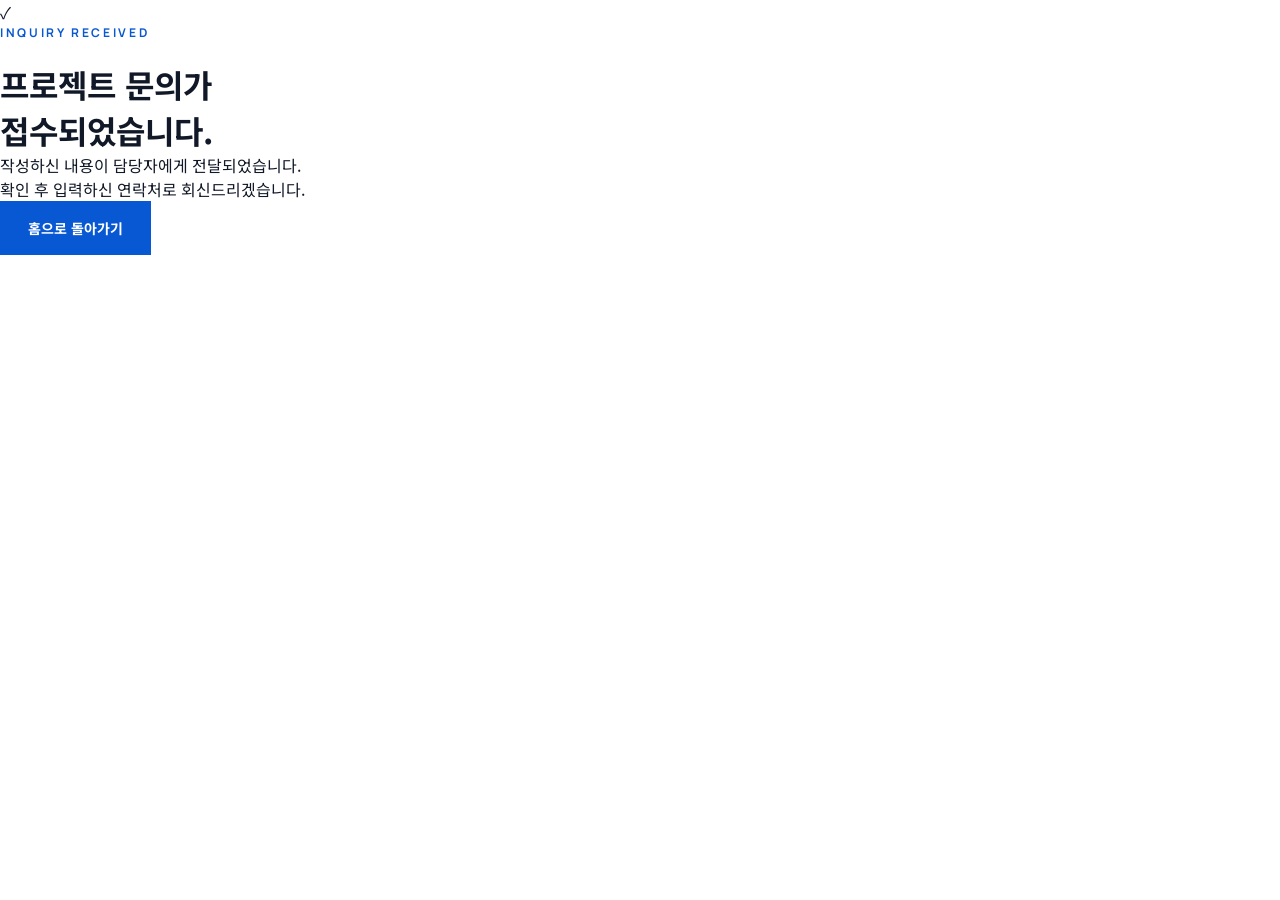
<file: thanks.html>
<!doctype html>
<html lang="ko">
<head>
  <meta charset="utf-8">
  <meta name="viewport" content="width=device-width,initial-scale=1">
  <meta name="robots" content="noindex">
  <title>문의 접수 완료 | TPM Systems</title>
  <link rel="preconnect" href="https://fonts.googleapis.com">
  <link rel="preconnect" href="https://fonts.gstatic.com" crossorigin>
  <link href="https://fonts.googleapis.com/css2?family=Manrope:wght@600;700;800&family=Noto+Sans+KR:wght@400;600;700;800&display=swap" rel="stylesheet">
  <link rel="stylesheet" href="assets/site.css">
  <script src="assets/open-at-top.js"></script>
    <link rel="icon" href="assets/favicon.ico" sizes="any" />
    <link rel="icon" href="assets/favicon-32.png" type="image/png" />
    <link rel="apple-touch-icon" href="assets/apple-touch-icon.png" />
    <meta name="theme-color" content="#06152a" />
  </head>
<body class="thanks-page">
  <main class="thanks-card">
    <div class="check">✓</div>
    <p class="kicker">INQUIRY RECEIVED</p>
    <h1>프로젝트 문의가<br>접수되었습니다.</h1>
    <p>작성하신 내용이 담당자에게 전달되었습니다.<br>확인 후 입력하신 연락처로 회신드리겠습니다.</p>
    <div><a class="btn primary" href="index.html">홈으로 돌아가기</a><a class="btn ghost" href="mailto:tpm@tpmsystems.co.kr">이메일 문의</a></div>
  </main>
</body>
</html>
</file>
<file: assets/benchmark.css>
:root{--navy:#06152a;--blue:#075be0;--cyan:#1ec8ff;--ink:#101828;--muted:#667085;--line:#dde3ec;--paper:#f4f7fb;--max:1240px}*{box-sizing:border-box}html{scroll-behavior:smooth}body{margin:0;font-family:"Noto Sans KR",sans-serif;color:var(--ink)}a{text-decoration:none;color:inherit}h1,h2,h3,p{margin:0}em{font-style:normal;color:var(--blue)}.wrap{max-width:var(--max);margin:auto}.eyebrow{font:800 15px Manrope;letter-spacing:.2em;color:var(--blue);margin-bottom:20px}header{height:78px;position:absolute;z-index:10;left:0;right:0;padding:0 max(30px,calc((100% - var(--max))/2));display:flex;align-items:center;color:#fff;border-bottom:1px solid #ffffff2a}.logo{display:flex;align-items:center;gap:7px;font:600 16px Manrope;letter-spacing:.15em}.logo b{font-size:20px;letter-spacing:.02em}.logo>span{display:flex;align-items:end;gap:2px;margin-right:5px}.logo i{display:block;width:6px;background:var(--cyan);transform:skew(-18deg)}.logo i:nth-child(1){height:12px}.logo i:nth-child(2){height:20px}.logo i:nth-child(3){height:28px}header nav{display:flex;gap:33px;margin-left:auto;margin-right:35px;font-size:16px;font-weight:700}.head-cta{border:1px solid #ffffff66;padding:10px 17px;font-size:15px;font-weight:700}#menu{display:none}.hero{height:850px;position:relative;color:#fff;overflow:hidden;background:var(--navy)}.hero>img{width:100%;height:100%;object-fit:cover;position:absolute}.shade{position:absolute;inset:0;background:linear-gradient(90deg,#031126f5 0%,#031126c9 37%,#03112622 75%),linear-gradient(0deg,#03112677,transparent 45%)}.hero-in{position:relative;max-width:var(--max);margin:auto;padding-top:205px}.hero .over{font:800 15px Manrope;letter-spacing:.22em;color:var(--cyan)}.hero h1{font-size:68px;line-height:1.22;letter-spacing:-.055em;margin:23px 0}.hero h1 em{color:var(--cyan)}.hero-in>p:nth-of-type(2){font-size:20px;line-height:1.85;color:#d6e1ef}.hero-in>div{display:flex;gap:10px;margin-top:40px}.btn{display:inline-flex;justify-content:center;padding:15px 25px;border:1px solid transparent;font-size:16px;font-weight:800;cursor:pointer}.blue{background:var(--blue);color:#fff}.line{border-color:#ffffff66;color:#fff}.scroll{position:absolute;bottom:35px;left:50%;font:700 15px Manrope;letter-spacing:.15em}.scroll i{display:block;height:40px;width:1px;background:#fff;margin:10px auto 0}.impact{padding:130px 0}.headline{display:grid;grid-template-columns:1fr 1fr}.headline .eyebrow{grid-column:1/-1}.headline h2,.split-head h2,.center-head h2,.license h2,.contact h2{font-size:48px;line-height:1.3;letter-spacing:-.05em}.headline>p:last-child{color:var(--muted);line-height:1.8;padding:20px 0 0 50px}.impact-cards{display:grid;grid-template-columns:repeat(4,1fr);margin-top:65px}.impact-cards article{min-height:330px;padding:32px 27px;border:1px solid var(--line);border-right:0;position:relative}.impact-cards article:last-child{border-right:1px solid var(--line)}.impact-cards b{font:800 15px Manrope;color:var(--blue)}.impact-cards h3{font-size:24px;line-height:1.45;margin:37px 0 16px}.impact-cards p{font-size:16px;color:var(--muted);line-height:1.8}.impact-cards span{position:absolute;bottom:25px;font:700 15px Manrope;letter-spacing:.12em;color:#98a2b3}.platform{background:var(--paper);padding:130px 0}.center-head{text-align:center;max-width:800px;margin:auto}.center-head>p:last-child{margin-top:18px;color:var(--muted)}.platform-map{height:560px;position:relative;margin-top:65px}.core{position:absolute;left:50%;top:50%;transform:translate(-50%,-50%);width:230px;height:230px;border-radius:50%;background:linear-gradient(145deg,var(--blue),#0c2f68);color:#fff;display:grid;place-content:center;text-align:center;box-shadow:0 25px 65px #075be044}.core small{font:700 15px Manrope;letter-spacing:.15em}.core strong{font:800 24px Manrope;line-height:1.2;margin:8px}.core span{font-size:15px;color:#cde4ff}.node{position:absolute;width:185px;padding:18px;background:#fff;border:1px solid var(--line);box-shadow:0 12px 35px #1018280d}.node b{color:var(--blue);font:800 15px Manrope}.node strong,.node span{display:block}.node strong{font:800 20px Manrope;margin:6px 0}.node span{font-size:15px;color:var(--muted)}.n1{left:3%;top:12%}.n2{right:3%;top:12%}.n3{left:0;bottom:8%}.n4{right:0;bottom:8%}.n5{left:50%;bottom:0;transform:translateX(-50%)}.platform-map:before{content:"";position:absolute;left:10%;right:10%;top:50%;height:1px;background:#9ab4d9;transform:rotate(18deg);box-shadow:0 0 20px var(--blue)}.platform-map:after{content:"";position:absolute;left:10%;right:10%;top:50%;height:1px;background:#9ab4d9;transform:rotate(-18deg)}.platform-foundation{display:flex;justify-content:center;gap:8px;flex-wrap:wrap}.platform-foundation span{padding:10px 15px;background:#e6edf7;font:700 15px Manrope;color:#415a7d}.products,.success{padding:130px 0}.split-head{display:grid;grid-template-columns:1fr 1fr;gap:100px}.split-head>p{padding-top:50px;color:var(--muted);line-height:1.8}.product-list{margin-top:60px;border-top:1px solid var(--line)}.product-list article{display:grid;grid-template-columns:80px 210px 1fr 280px;align-items:center;min-height:180px;border-bottom:1px solid var(--line);padding:25px;transition:.25s}.product-list article:hover{background:var(--paper)}.product-list article>span{font:800 15px Manrope;color:var(--blue)}.product-list small{font:700 15px Manrope;letter-spacing:.15em;color:#98a2b3}.product-list h3{font:800 28px Manrope;margin-top:8px}.product-list p{font-size:17px;color:var(--muted);line-height:1.8}.product-list ul{list-style:none;margin:0;padding:0;font-size:15px}.product-list li{padding:6px 0}.product-list li:before{content:"+";color:var(--blue);margin-right:8px}.product-list .accent{background:#061a35;color:#fff}.product-list .accent p{color:#aebfd5}.license{padding:130px 0;background:#07172b;color:#fff}.license-in{display:grid;grid-template-columns:1fr .78fr;gap:100px;align-items:center}.license h2 em{color:var(--cyan)}.license-in>div>p:nth-of-type(2){color:#abbcd1;line-height:1.9;margin-top:25px}.license dl{display:grid;grid-template-columns:1fr 1fr;margin:35px 0 0}.license dl div{padding:18px 0;border-top:1px solid #ffffff1d}.license dt{font-size:15px;color:#7f94af}.license dd{margin:5px 0 0;font-size:16px;font-weight:700}.cert{display:block;position:relative;background:#fff;padding:12px;max-width:470px}.cert img{display:block;width:100%}.cert span{position:absolute;right:20px;bottom:20px;background:#07172be8;padding:11px;color:#fff;font-size:15px}.story{display:grid;grid-template-columns:1fr 1fr;margin-top:60px;background:var(--paper)}.story-visual{min-height:520px;background:linear-gradient(145deg,#075be0,#07172b);display:grid;place-items:center;color:#fff;position:relative}.story-visual>span{font:800 27px Manrope;letter-spacing:.1em}.mini{position:absolute;inset:20%;border:1px solid #ffffff55;transform:perspective(500px) rotateX(55deg) rotateZ(-15deg)}.mini i{position:absolute;width:28%;height:25%;border:1px solid var(--cyan);background:#1ec8ff22}.mini i:nth-child(1){left:8%;top:8%}.mini i:nth-child(2){right:8%;top:8%}.mini i:nth-child(3){left:8%;bottom:8%}.mini i:nth-child(4){right:8%;bottom:8%}.story-copy{padding:70px 60px}.story-copy small{font:700 15px Manrope;color:var(--blue);letter-spacing:.13em}.story-copy h3{font-size:37px;line-height:1.4;margin:17px 0}.story-copy>p{color:var(--muted);line-height:1.85;font-size:17px}.story-copy ul{list-style:none;padding:0;margin-top:28px}.story-copy li{padding:13px 0;border-top:1px solid var(--line);font-size:16px}.story-copy li b{color:var(--blue);margin-right:15px}.why{padding:130px 0;background:#06152a;color:#fff}.center-head.light{max-width:900px}.center-head.light h2{font-size:45px}.why-grid{display:grid;grid-template-columns:repeat(4,1fr);margin-top:60px}.why-grid article{padding:35px 28px;border:1px solid #ffffff18;min-height:260px}.why-grid b{font:800 15px Manrope;color:var(--cyan)}.why-grid h3{font-size:20px;margin:45px 0 15px}.why-grid p{font-size:16px;color:#a9bbd1;line-height:1.8}.contact{padding:120px 0;background:#f1f6fc}.contact-in{display:grid;grid-template-columns:.8fr 1.2fr;gap:90px}.contact-in>div>p:last-child{display:flex;gap:20px;margin-top:25px;font:700 16px Manrope;color:var(--blue)}.contact form{background:#fff;padding:38px;border:1px solid var(--line)}.fields{display:grid;grid-template-columns:1fr 1fr;gap:20px}.fields label{font-size:15px;font-weight:700;color:var(--muted)}.fields input,.fields select,.fields textarea{display:block;width:100%;margin-top:7px;padding:12px;border:0;border-bottom:1px solid var(--line);font:500 17px "Noto Sans KR";outline:none}.fields textarea{height:90px;resize:vertical}.fields .wide{grid-column:1/-1}.agree{display:block;font-size:15px;color:var(--muted);margin:20px 0}.honey{display:none!important}footer{padding:45px max(30px,calc((100% - var(--max))/2));background:#020c19;color:#8090a6;display:grid;grid-template-columns:220px 1fr auto;gap:40px;align-items:start;font-size:15px;line-height:1.8}footer .logo{color:#fff}.reveal{opacity:0;transform:translateY(25px);transition:.7s}.reveal.on{opacity:1;transform:none}@media(max-width:900px){.wrap{padding-left:24px;padding-right:24px}header{padding:0 22px;height:68px}header nav{display:none;position:absolute;top:68px;left:0;right:0;background:#06152af5;padding:25px;flex-direction:column}header nav.open{display:flex}.head-cta{display:none}#menu{display:block;margin-left:auto;background:none;border:0;color:#fff;font-size:23px}.hero{height:740px}.hero-in{padding:170px 24px 0}.hero h1{font-size:47px}.impact,.products,.success{padding-top:85px;padding-bottom:85px}.headline,.split-head,.license-in,.contact-in{grid-template-columns:1fr;gap:35px}.headline>p:last-child,.split-head>p{padding:0}.impact-cards,.why-grid{grid-template-columns:1fr 1fr}.platform{padding:90px 0}.platform-map{height:auto;display:grid;grid-template-columns:1fr 1fr;gap:10px;margin-top:45px}.core,.node{position:static;transform:none;width:auto}.core{grid-column:1/-1;border-radius:0;height:170px}.platform-map:before,.platform-map:after{display:none}.product-list article{grid-template-columns:50px 170px 1fr}.product-list ul{display:none}.story{grid-template-columns:1fr}.contact form{padding:25px}footer{grid-template-columns:1fr}}@media(max-width:560px){.hero h1{font-size:39px}.hero-in>p:nth-of-type(2) br{display:none}.hero-in>div{flex-direction:column;align-items:flex-start}.headline h2,.split-head h2,.center-head h2,.license h2,.contact h2{font-size:34px}.impact-cards,.why-grid{grid-template-columns:1fr}.product-list article{grid-template-columns:40px 1fr;padding:25px 10px}.product-list article>p{grid-column:2;margin-top:12px}.story-copy{padding:40px 25px}.fields{grid-template-columns:1fr}.fields .wide{grid-column:auto}.contact-in>div>p:last-child{display:block}.contact-in>div>p:last-child a{display:block;margin-top:8px}.license dl{grid-template-columns:1fr}.cert{padding:7px}}
</file>
<file: assets/product-accordion.css>
.product-accordion{margin-top:60px;border-top:1px solid var(--line)}.product-item{border-bottom:1px solid var(--line)}.product-title{width:100%;min-height:145px;padding:25px;display:grid;grid-template-columns:75px 220px 1fr 34px;align-items:center;text-align:left;border:0;background:#fff;color:var(--ink);font:inherit;cursor:pointer}.product-title:hover,.product-item.open .product-title{background:var(--paper)}.product-title>span{font:800 15px Manrope;color:var(--blue)}.product-title small{font:700 15px Manrope;letter-spacing:.15em;color:#98a2b3}.product-title h3{font:800 29px Manrope;margin-top:7px}.product-title>p{font-size:17px;color:var(--muted)}.product-title i{width:24px;height:24px;position:relative}.product-title i:before,.product-title i:after{content:"";position:absolute;background:var(--blue);left:3px;right:3px;top:11px;height:2px;transition:.25s}.product-title i:after{transform:rotate(90deg)}.product-item.open .product-title i:after{opacity:0}.product-detail{display:grid;grid-template-columns:1fr 1.15fr;gap:35px 70px;max-height:0;overflow:hidden;padding:0 100px;background:#071a35;color:#fff;transition:max-height .45s,padding .45s}.product-item.open .product-detail{max-height:1050px;padding:45px 100px 55px}.product-detail b{font-size:20px}.product-detail>div>p{margin-top:14px;color:#b7c5d8;font-size:16px;line-height:1.9}.product-detail dl{margin:0}.product-detail dl div{display:grid;grid-template-columns:90px 1fr;padding:12px 0;border-top:1px solid #ffffff1d}.product-detail dt{font-size:15px;color:var(--cyan);font-weight:700}.product-detail dd{margin:0;font-size:15px;color:#d4deeb;line-height:1.7}.product-more{grid-column:1/-1;display:grid!important;grid-template-columns:repeat(4,1fr);gap:1px;background:#ffffff1c;margin-top:5px}.product-more>div{background:#0b2346;padding:22px}.product-more h4{font-size:15px;color:var(--cyan);margin:0 0 10px}.product-more>div>p{font-size:15px!important;line-height:1.75!important;color:#d4deeb!important;margin:0!important}@media(max-width:900px){.product-title{grid-template-columns:50px 190px 1fr 30px}.product-detail,.product-item.open .product-detail{padding-left:35px;padding-right:35px}.product-more{grid-template-columns:1fr 1fr}}@media(max-width:560px){.product-title{grid-template-columns:38px 1fr 25px;min-height:120px;padding:20px 8px}.product-title>p{grid-column:2;margin-top:10px}.product-title i{grid-column:3;grid-row:1}.product-detail{grid-template-columns:1fr;gap:25px}.product-item.open .product-detail{max-height:1800px;padding:32px 20px}.product-more{grid-column:auto;grid-template-columns:1fr}}
</file>
<file: assets/media.css>
.media{padding:130px 0;background:var(--paper)}
.media-feature{display:grid;grid-template-columns:.9fr 1.1fr;margin-top:60px;background:#fff;box-shadow:0 20px 60px #10182812}
.media-photo{position:relative;min-height:560px;overflow:hidden;background:#dfe7f2}
.media-photo img{width:100%;height:100%;object-fit:cover;display:block;transition:transform .5s}
.media-photo:hover img{transform:scale(1.025)}
.media-photo span{position:absolute;left:25px;top:25px;background:#07172be8;color:#fff;padding:10px 13px;font:700 15px Manrope;letter-spacing:.12em}
.media-copy{padding:65px 60px}
.media-source{font:800 15px Manrope;color:var(--blue);letter-spacing:.08em}
.media-copy h3{font-size:34px;line-height:1.45;letter-spacing:-.04em;margin:18px 0 10px}
.media-lead{font-weight:700;color:#344054;margin-bottom:24px}
.media-copy>p:not(.media-source):not(.media-lead){font-size:17px;color:var(--muted);line-height:1.9}
.media-copy ul{list-style:none;padding:0;margin:25px 0}
.media-copy li{padding:10px 0;border-top:1px solid var(--line);font-size:16px}
.media-copy li:before{content:"+";color:var(--blue);font-weight:800;margin-right:10px}
.media-copy small{display:block;color:#98a2b3;font-size:15px;margin-top:16px}
@media(max-width:900px){.media{padding:85px 0}.media-feature{grid-template-columns:1fr}.media-photo{min-height:460px}.media-copy{padding:45px 35px}}
@media(max-width:560px){.media-photo{min-height:330px}.media-copy{padding:35px 24px}.media-copy h3{font-size:27px}}
</file>
<file: assets/franchise.css>
.franchise{padding:130px 0;background:#fff}.franchise-flow{display:grid;grid-template-columns:1fr 34px 1fr 34px 1fr 34px 1fr;align-items:center;margin-top:65px}.franchise-flow article{min-height:255px;padding:28px 25px;border:1px solid var(--line);background:var(--paper)}.franchise-flow article b{font:800 15px Manrope;color:var(--blue)}.franchise-flow article span{display:block;font:700 15px Manrope;letter-spacing:.14em;color:#98a2b3;margin-top:25px}.franchise-flow h3{font-size:23px;margin:8px 0 14px}.franchise-flow p{font-size:16px;line-height:1.8;color:var(--muted)}.franchise-flow>i{height:1px;background:var(--blue);position:relative}.franchise-flow>i:after{content:"";position:absolute;right:0;top:-3px;border-left:6px solid var(--blue);border-top:3px solid transparent;border-bottom:3px solid transparent}.franchise-value{display:grid;grid-template-columns:.85fr 1.15fr;gap:80px;background:#07172b;color:#fff;padding:60px;margin-top:45px}.franchise-value h3,.ax-roadmap h3{font-size:34px;line-height:1.45;letter-spacing:-.04em}.franchise-value ul{list-style:none;padding:0;margin:0;display:grid;grid-template-columns:1fr 1fr}.franchise-value li{padding:20px;border:1px solid #ffffff1a}.franchise-value strong,.franchise-value span{display:block}.franchise-value strong{font-size:17px}.franchise-value span{font-size:15px;color:#a9bbd1;margin-top:7px}.ax-roadmap{display:grid;grid-template-columns:.7fr 1.3fr;gap:70px;margin-top:80px}.ax-roadmap>div>p:last-child{color:var(--muted);line-height:1.8;margin-top:18px}.ax-cards{display:grid;grid-template-columns:1fr 1fr}.ax-cards article{padding:25px;border:1px solid var(--line);min-height:170px}.ax-cards b{font:800 15px Manrope;color:var(--blue)}.ax-cards h4{font-size:20px;margin:20px 0 8px}.ax-cards p{font-size:15px;line-height:1.7;color:var(--muted)}@media(max-width:900px){.franchise{padding:85px 0}.franchise-flow{grid-template-columns:1fr 20px 1fr}.franchise-flow>i:nth-of-type(2){display:none}.franchise-flow article:nth-of-type(n+3){margin-top:20px}.franchise-value,.ax-roadmap{grid-template-columns:1fr;gap:35px;padding:40px 30px}}@media(max-width:560px){.franchise-flow{grid-template-columns:1fr}.franchise-flow>i{display:none}.franchise-flow article{min-height:auto;margin-top:12px!important}.franchise-value{padding:35px 22px}.franchise-value ul,.ax-cards{grid-template-columns:1fr}.franchise-value h3,.ax-roadmap h3{font-size:28px}}
</file>
<file: assets/brand-logo.css>
.brand-logo{display:flex;align-items:center;gap:10px}.brand-logo img{display:block;width:99px;height:auto}.brand-logo>span.systems-word{display:block;color:#fff;font:800 calc(15px + 4pt) Manrope,sans-serif;letter-spacing:.08em;text-transform:none;transform:translateY(3mm)}.brand-logo>b{display:none}header .brand-logo{background:transparent;padding:0}footer .brand-logo{background:transparent;padding:0;width:max-content}footer .brand-logo img{width:105px}footer .brand-logo>span.systems-word{font-size:calc(16px + 4pt)}@media(max-width:560px){header .brand-logo img{width:83px}header .brand-logo>span.systems-word{font-size:calc(13px + 4pt)}footer .brand-logo img{width:95px}footer .brand-logo>span.systems-word{font-size:calc(14px + 4pt)}}
</file>
<file: assets/modernization.css>
.modernization{padding:130px 0;background:#f4f7fb}.modern-head{display:grid;grid-template-columns:1fr 1fr;gap:90px}.modern-head h2{font-size:48px;line-height:1.3;letter-spacing:-.05em}.modern-head>p{align-self:end;color:var(--muted);line-height:1.9}.modern-symptoms{display:grid;grid-template-columns:repeat(4,1fr);margin-top:65px}.modern-symptoms article{padding:28px 24px;background:#fff;border:1px solid var(--line);min-height:230px}.modern-symptoms b,.modern-steps span{font:800 15px Manrope;color:var(--blue)}.modern-symptoms h3{font-size:20px;margin:35px 0 12px}.modern-symptoms p,.modern-steps p{font-size:15px;color:var(--muted);line-height:1.8}.modern-principle{display:grid;grid-template-columns:.75fr 1.25fr;gap:70px;margin-top:80px;align-items:center}.modern-copy h3,.modern-gates h3{font-size:35px;line-height:1.45;letter-spacing:-.04em}.modern-copy>p:last-child{font-size:17px;color:var(--muted);line-height:1.9;margin-top:20px}.modern-compare{display:grid;grid-template-columns:1fr 1fr}.modern-compare>div{padding:32px}.modern-compare .avoid{background:#e8edf4;color:#5b687a}.modern-compare .choose{background:#07172b;color:#fff}.modern-compare b,.modern-compare span{display:block}.modern-compare b{font-size:18px;margin-bottom:25px}.modern-compare span{font-size:15px;padding:12px 0;border-top:1px solid currentColor}.modern-steps{display:grid;grid-template-columns:repeat(5,1fr);margin-top:80px;background:#fff}.modern-steps article{padding:27px 22px;min-height:230px;border:1px solid var(--line)}.modern-steps h3{font-size:20px;margin:30px 0 12px}.modern-gates{display:grid;grid-template-columns:.75fr 1.25fr;gap:70px;background:#07172b;color:#fff;padding:60px;margin-top:45px}.modern-gates ol{list-style:none;padding:0;margin:0}.modern-gates li{display:grid;grid-template-columns:160px 1fr;padding:18px 0;border-top:1px solid #ffffff20}.modern-gates li b{font-size:16px;color:var(--cyan)}.modern-gates li span{font-size:15px;color:#b2c2d6}.modern-cta{display:flex;align-items:center;justify-content:space-between;padding:35px 40px;background:#fff;border:1px solid var(--line)}.modern-cta b{font:800 15px Manrope;color:var(--blue)}.modern-cta p{font-size:16px;color:var(--muted);margin-top:8px}@media(max-width:900px){.modernization{padding:85px 0}.modern-head,.modern-principle,.modern-gates{grid-template-columns:1fr;gap:35px}.modern-symptoms{grid-template-columns:1fr 1fr}.modern-steps{grid-template-columns:1fr 1fr}.modern-gates{padding:40px 30px}}@media(max-width:560px){.modern-head h2{font-size:34px}.modern-symptoms,.modern-steps,.modern-compare{grid-template-columns:1fr}.modern-symptoms article,.modern-steps article{min-height:auto}.modern-gates{padding:35px 22px}.modern-gates li{grid-template-columns:1fr;gap:8px}.modern-cta{align-items:flex-start;flex-direction:column;gap:25px;padding:30px 22px}.modern-copy h3,.modern-gates h3{font-size:28px}}
</file>
<file: assets/to-top.css>
/* 맨 위로 단추 — 내려가면 오른쪽 아래에 나타난다. (CEO 지시 2026-10-23)
   이 사이트는 모서리를 둥글리지 않는다(.btn·.head-cta 모두 각지다). 그 규칙을 따른다. */
#toTop{
  position:fixed; right:28px; bottom:28px; z-index:60;
  width:52px; height:52px;
  display:grid; place-items:center;
  background:var(--navy); color:#fff;
  border:1px solid #ffffff22;
  box-shadow:0 14px 34px #06152a3d;
  cursor:pointer;
  opacity:0; visibility:hidden; transform:translateY(12px);
  transition:opacity .25s, transform .25s, visibility .25s, background .2s;
}
#toTop.on{ opacity:1; visibility:visible; transform:none }
#toTop:hover{ background:var(--blue) }
#toTop:focus-visible{ outline:2px solid var(--cyan); outline-offset:3px }
#toTop svg{ width:17px; height:17px; display:block }

/* 글자는 화면에 안 보이되 읽어 주는 기계에는 남긴다 */
#toTop span{
  position:absolute; width:1px; height:1px; overflow:hidden;
  clip:rect(0 0 0 0); clip-path:inset(50%); white-space:nowrap;
}

/* 문의 단추·모바일 메뉴와 겹치지 않게 조금 당긴다 */
@media(max-width:900px){
  #toTop{ right:18px; bottom:18px; width:46px; height:46px }
  #toTop svg{ width:15px; height:15px }
}

/* 움직임을 줄여 달라고 한 사용자에게는 미끄러지지 않게 */
@media(prefers-reduced-motion:reduce){
  #toTop{ transition:opacity .01s, visibility .01s; transform:none }
}
</file>
<file: assets/platform-map.css>
/* 플랫폼 지도 — 선·배치 고침 (CEO 지시 2026-10-23)
   세 가지를 고친다.
     ① 선이 가운데 원 **위로** 지나갔다 → 선을 맨 아래 층에 깔고 원·칸을 위로 올린다.
     ② 선이 실제로 이어진 것이 아니라 비스듬한 직선 두 개였다 → 다섯 칸에 **하나씩** 긋는다(platform-map.js).
     ③ 아래쪽에 칸 셋이 몰려 위가 비었다 → 위 1 · 가운데 2 · 아래 2 의 오각형으로 바꾼다.
   benchmark.css 뒤에 실려 덮어쓴다. */

/* ① 옛 선 두 개를 걷어낸다 */
.platform-map:before,
.platform-map:after { content: none !important; display: none !important; }

.platform-map { height: 600px; position: relative; margin-top: 65px; }

/* 선을 깔 바닥 층 — 원·칸보다 아래 */
.platform-map .map-links {
  position: absolute; inset: 0; z-index: 0;
  width: 100%; height: 100%; overflow: visible; pointer-events: none;
}
.platform-map .map-links line {
  stroke: #9ab4d9; stroke-width: 1;
}

/* ② 원과 칸을 선 위로 */
.platform-map .core { z-index: 2; }
.platform-map .node { z-index: 2; }

/* ③ 오각형 — 위 1 · 가운데 2 · 아래 2.
      가운데 아래가 비어 있어야 그 밑의 기반 기술 칩 줄이 눌리지 않는다. */
.platform-map .n5 { left: 50%; top: 0; bottom: auto; transform: translateX(-50%); }
.platform-map .n1 { left: 0;  right: auto; top: 38%; bottom: auto; transform: translateY(-50%); }
.platform-map .n2 { right: 0; left: auto;  top: 38%; bottom: auto; transform: translateY(-50%); }
.platform-map .n3 { left: 13%;  right: auto; top: auto; bottom: 0; transform: none; }
.platform-map .n4 { right: 13%; left: auto;  top: auto; bottom: 0; transform: none; }

@media (max-width: 900px) {
  /* 좁은 화면에서는 격자로 눕는다(기존 규칙). 선은 의미가 없으니 숨긴다. */
  .platform-map { height: auto; }
  .platform-map .map-links { display: none; }
  .platform-map .n1,
  .platform-map .n2,
  .platform-map .n3,
  .platform-map .n4,
  .platform-map .n5 { position: static; transform: none; width: auto; }
}

/* 기반 기술 칩 줄 — 아래 두 칸(Warehouse·Settlement)에 바짝 붙어 있어 숨통을 틔운다 */
.platform-foundation { margin-top: 30px; }
@media (max-width: 900px) { .platform-foundation { margin-top: 22px } }
</file>
<file: assets/platform-journey.css>
/* 다섯 구간 상세 — 플랫폼 지도 아래에 무엇을 하는 구간인지 풀어 적는다. (CEO 지시 2026-10-23)
   내용은 이 사이트의 제품 설명(Webtruck · Webhouse · AX TMS · AX OMS)에서 가져왔다. 새로 지어낸 것은 없다.
   사이트 규칙을 따른다 — 모서리를 둥글리지 않고, 색은 benchmark.css 의 토큰만 쓴다. */

.journey { margin-top: 58px; }

.journey-head {
  display: flex; align-items: baseline; gap: 18px;
  padding-bottom: 18px; border-bottom: 1px solid var(--line);
}
.journey-head h3 { font-size: 28px; letter-spacing: -.03em; }
.journey-head p { font-size: 18px; color: var(--muted); }

.journey-grid {
  /* 한 줄 25자쯤 들어가야 읽힌다. 5열이면 13자라 줄이 계속 끊긴다(2026-10-23 실측). */
  display: grid; grid-template-columns: repeat(3, 1fr);
  border-left: 1px solid var(--line);
}
.journey-grid article {
  padding: 30px 24px 32px;
  border-right: 1px solid var(--line);
  border-bottom: 1px solid var(--line);
  background: #fff;
}
.journey-grid b { font: 800 15px Manrope; color: var(--blue); letter-spacing: .1em }
.journey-grid h4 {
  font: 800 22px Manrope; margin: 11px 0 5px; letter-spacing: -.02em;
}
.journey-grid .ko { display: block; font-size: 17px; color: var(--muted); font-weight: 700 }

.journey-grid .flow {
  margin: 19px 0 17px; padding: 14px 14px; background: var(--paper);
  font-size: 17px; line-height: 1.8; color: #415a7d;
}
.journey-grid ul { list-style: none; margin: 0; padding: 0 }
.journey-grid li {
  font-size: 17px; line-height: 1.75; color: var(--muted);
  padding: 9px 0; border-top: 1px dashed #e6ecf4;
}
.journey-grid li:first-child { border-top: 0 }
.journey-grid li:before { content: "+"; color: var(--blue); font-weight: 800; margin-right: 7px }

.journey-grid .link {
  display: block; margin-top: 15px;
  font: 700 15px Manrope; letter-spacing: .05em; color: #98a2b3;
}

/* 다섯째 칸(Intelligence)은 두 칸을 차지해 둘째 줄을 채우고, 원칙을 짙게 보인다 —
   AI 가 정하지 않고 사람이 승인한다. */
.journey-grid .ai { grid-column: span 2; background: #06152a; border-right-color: #06152a }
.journey-grid .ai h4 { color: #fff }
.journey-grid .ai b { color: var(--cyan) }
.journey-grid .ai .ko { color: #8aa3c0 }
.journey-grid .ai .flow { background: #ffffff10; color: #cfe0f2 }
.journey-grid .ai li { color: #a9bbd1; border-top-color: #ffffff1a }
.journey-grid .ai li:before { color: var(--cyan) }
.journey-grid .ai .link { color: var(--cyan) }

@media (max-width: 1100px) {
  .journey-grid { grid-template-columns: repeat(2, 1fr) }
  .journey-grid .ai { grid-column: 1 / -1 }
}
@media (max-width: 560px) {
  .journey { margin-top: 42px }
  .journey-head { display: block }
  .journey-head p { margin-top: 8px }
  .journey-grid { grid-template-columns: 1fr }
  .journey-grid .ai { grid-column: auto }
}

/* 폼 컨트롤은 글꼴 크기를 물려받지 않는다 — 브라우저 기본 13.3px 로 떨어진다.
   바탕을 올려 둔다(더 구체적인 .btn·.fields input 규칙이 그대로 이긴다). (CEO 2026-10-23) */
button, input, select, textarea { font-size: 16px }

/* 두 번째 운영 사례(수출입 컨테이너 운송 TMS) — 좌우를 뒤집어 번갈아 보이게 한다. (CEO 지시 2026-10-23) */
.success .story + .story { margin-top: 30px }
.success .story.flip .story-visual { order: 2 }
.success .story.flip .story-visual { background: linear-gradient(145deg, #07172b, #075be0) }
@media (max-width: 900px) { .success .story.flip .story-visual { order: 0 } }
</file>
<file: assets/built-systems.css>
/* 구축 시스템 — 직접 설계·개발한 업무 시스템을 영역별로 보인다. (CEO 지시 2026-10-23)
   내용 근거는 회사 프로그램 대장(program-inventory.json, 36건)이다. 대장에 없는 것은 적지 않는다.
   고객사 이름은 쓰지 않는다(§4.2.1) — 업종과 하는 일로만 적는다.
   사이트 규칙 — 모서리 각짐, benchmark.css 토큰, 글자 15px 하한. */

.built { padding: 130px 0; background: var(--paper) }

/* 다섯 영역을 3 + 2 로 앉힌다(플랫폼 기반 칸과 같은 짜임) */
.built-grid { display: grid; grid-template-columns: repeat(6, 1fr); margin-top: 60px; border-left: 1px solid var(--line) }
.built-grid article {
  grid-column: span 2;
  padding: 32px 28px 34px;
  border-right: 1px solid var(--line); border-bottom: 1px solid var(--line);
  border-top: 1px solid var(--line);
  background: #fff;
}
.built-grid article:nth-child(4),
.built-grid article:nth-child(5) { grid-column: span 3 }
.built-grid article:nth-child(n + 4) { border-top: 0 }

.built-grid > article > b { font: 800 15px Manrope; color: var(--blue); letter-spacing: .1em }
.built-grid h3 { font-size: 23px; line-height: 1.4; margin: 12px 0 20px; letter-spacing: -.02em }

.built-grid ul { list-style: none; margin: 0; padding: 0 }
.built-grid li { padding: 15px 0; border-top: 1px solid var(--line) }
.built-grid li strong { display: block; font-size: 17px; font-weight: 700; color: var(--ink) }
.built-grid li span { display: block; margin-top: 6px; font-size: 16px; line-height: 1.75; color: var(--muted) }

/* 꼬리말 — 무엇을 가렸고 어디까지가 운영인지 밝힌다 */
.built-note {
  margin-top: 26px; padding: 20px 24px; background: #e6edf7;
  font-size: 16px; line-height: 1.8; color: #415a7d;
}

@media (max-width: 1100px) {
  .built-grid { grid-template-columns: repeat(2, 1fr) }
  .built-grid article,
  .built-grid article:nth-child(4),
  .built-grid article:nth-child(5) { grid-column: auto }
  .built-grid article:nth-child(n + 3) { border-top: 0 }
}
@media (max-width: 900px) { .built { padding: 85px 0 } }
@media (max-width: 560px) {
  .built-grid { grid-template-columns: 1fr }
  .built-grid article { border-top: 0 }
  .built-grid article:first-child { border-top: 1px solid var(--line) }
}
</file>
<file: assets/platform-visual.css>
/* 플랫폼 — 글 대신 그림으로. (CEO 지시 2026-10-23 「너무 복잡고 글자도 너무 많아 / 그림과 화면영상등으로」)
   앞서 넣은 다섯 구간 카드와 다섯 기반 카드는 글이 너무 많아 걷어낸다.
   남기는 것 셋 — ① 한 줄 흐름 그림 ② 네 계층 띠(칩만) ③ 화면 모형 세 장(돌아간다).
   화면 모형은 그려 넣은 보기다. 실제 고객 화면이 아니며 숫자도 보기용이다(§4.2.1).
   사이트 규칙 — 모서리 각짐, benchmark.css 토큰, 글자 15px 하한. */

/* ───────── ① 한 줄 흐름 ───────── */
.flowline { margin-top: 62px }
.fl-head { text-align: center; margin-bottom: 26px }
.fl-head h3 { font-size: 27px; letter-spacing: -.03em }

.fl-row { display: flex; align-items: stretch; justify-content: center; gap: 0 }
.fl-row article {
  flex: 1; background: #fff; border: 1px solid var(--line);
  padding: 26px 20px 24px; text-align: center;
}
.fl-row .ic { display: block; margin: 0 auto 14px; width: 40px; height: 40px; color: var(--blue) }
.fl-row .ic svg { width: 40px; height: 40px; display: block }
.fl-row b { font: 800 15px Manrope; color: #98a2b3; letter-spacing: .1em }
.fl-row strong { display: block; font: 800 22px Manrope; margin: 8px 0 6px; letter-spacing: -.02em }
.fl-row p { font-size: 16px; color: var(--muted); line-height: 1.7 }

/* 사이의 화살표 — 네모 둘을 잇는 작은 띠 */
.fl-row i.arw {
  flex: 0 0 34px; align-self: center; height: 1px; background: #9ab4d9; position: relative;
}
.fl-row i.arw:after {
  content: ""; position: absolute; right: 0; top: -4px;
  border-left: 8px solid #9ab4d9; border-top: 4px solid transparent; border-bottom: 4px solid transparent;
}

.fl-ai {
  margin-top: 14px; background: #06152a; color: #fff;
  padding: 20px 26px; display: flex; align-items: center; gap: 18px; flex-wrap: wrap;
}
.fl-ai strong { font: 800 18px Manrope; color: var(--cyan); letter-spacing: .05em }
.fl-ai p { font-size: 17px; color: #cfe0f2 }

/* ───────── ② 네 계층 띠 ───────── */
.lay { margin-top: 56px; border: 1px solid var(--line); border-bottom: 0; background: #fff }
.lay-row { display: grid; grid-template-columns: 230px 1fr; border-bottom: 1px solid var(--line) }
.lay-row .nm { padding: 20px 22px; border-right: 1px solid var(--line); background: #fbfcfe }
.lay-row .nm b { display: block; font: 800 14px Manrope; color: var(--blue); letter-spacing: .12em }
.lay-row .nm strong { display: block; font: 800 20px Manrope; margin-top: 7px; letter-spacing: -.02em }
.lay-row .nm span { font-size: 15px; color: var(--muted); font-weight: 700 }
.lay-row .ch { padding: 22px; display: flex; flex-wrap: wrap; gap: 7px; align-content: center }
.lay-row .ch i {
  font-style: normal; padding: 8px 14px; background: #e6edf7;
  font: 700 16px Manrope; color: #415a7d;
}
.lay-row.base .nm { background: #07172b; border-right-color: #07172b }
.lay-row.base .nm b { color: var(--cyan) }
.lay-row.base .nm strong { color: #fff }
.lay-row.base .nm span { color: #8aa3c0 }

/* ───────── ③ 화면 모형 ───────── */
.shots { margin-top: 58px }
.shots-head { display: flex; align-items: baseline; gap: 16px; flex-wrap: wrap; margin-bottom: 20px }
.shots-head h3 { font-size: 27px; letter-spacing: -.03em }
.shots-head p { font-size: 17px; color: var(--muted) }

.shot-tabs { display: flex; gap: 0; border: 1px solid var(--line); border-bottom: 0; background: #fff }
.shot-tabs button {
  flex: 1; padding: 15px 10px; border: 0; border-right: 1px solid var(--line);
  background: #fff; cursor: pointer; font: 700 17px "Noto Sans KR"; color: var(--muted);
}
.shot-tabs button:last-child { border-right: 0 }
.shot-tabs button[aria-selected="true"] { background: var(--blue); color: #fff }
.shot-tabs button:focus-visible { outline: 2px solid var(--cyan); outline-offset: -4px }

.shot-stage { position: relative; background: #07172b; border: 1px solid #07172b; padding: 26px; min-height: 430px }
.shot { display: none }
.shot.on { display: block; animation: shotin .45s ease-out }
@keyframes shotin { from { opacity: 0; transform: translateY(10px) } to { opacity: 1; transform: none } }
@media (prefers-reduced-motion: reduce) { .shot.on { animation: none } }

/* 모형 공통 — 창틀 */
.win { background: #fff; overflow: hidden }
.win-bar { display: flex; align-items: center; gap: 9px; padding: 12px 15px; background: #f1f5fa; border-bottom: 1px solid var(--line) }
.win-bar u { width: 9px; height: 9px; background: #cfd9e6; display: block; text-decoration: none }
.win-bar em { font: 700 15px "Noto Sans KR"; color: #415a7d; margin-left: 5px }
.win-bar s { margin-left: auto; text-decoration: none; font: 700 14px Manrope; color: #98a2b3 }
.win-body { padding: 16px }

/* 배차판 */
.m-disp { display: grid; grid-template-columns: 1.15fr 1fr; gap: 14px }
.m-list .r { display: grid; grid-template-columns: 86px 1fr auto; gap: 10px; align-items: center; padding: 11px 10px; border-bottom: 1px solid #eef2f7; font-size: 15px }
.m-list .r:first-child { background: #f7f9fc; font-weight: 700; color: #415a7d; border-bottom-color: var(--line) }
.m-list .r b { font-weight: 700; color: var(--ink) }
.m-list .r span { color: var(--muted) }
.m-list .tag { padding: 4px 9px; font: 700 13px Manrope }
.m-list .t-wait { background: #fff2e0; color: #a96100 }
.m-list .t-run { background: #e2f0ff; color: #0b5cc7 }
.m-list .t-done { background: #e6f6ec; color: #117a3c }
.m-cand { background: #f7f9fc; padding: 13px }
.m-cand > b { display: block; font-size: 15px; color: #415a7d; margin-bottom: 10px }
.m-cand .c { background: #fff; border: 1px solid var(--line); padding: 11px 12px; margin-bottom: 9px }
.m-cand .c .t { display: flex; justify-content: space-between; font-size: 15px; font-weight: 700 }
.m-cand .c .t i { font-style: normal; color: var(--blue); font-family: Manrope }
.m-cand .c .s { font-size: 14px; color: var(--muted); margin: 5px 0 8px }
.m-cand .bar { height: 5px; background: #e6edf7 }
.m-cand .bar u { display: block; height: 5px; background: var(--blue); text-decoration: none }

/* 창고 로케이션 */
.m-wh { display: grid; grid-template-columns: 1fr 210px; gap: 16px }
.m-grid { display: grid; grid-template-columns: repeat(8, 1fr); gap: 5px }
.m-grid u { display: block; height: 56px; text-decoration: none; background: #e9eff7 }
.m-cols { display: grid; grid-template-columns: repeat(8, 1fr); gap: 5px; margin-bottom: 6px }
.m-cols i { font-style: normal; font: 700 13px Manrope; color: #98a2b3; text-align: center }
.m-grid u.l1 { background: #cfe0f5 } .m-grid u.l2 { background: #95bdeb }
.m-grid u.l3 { background: #4f91e0 } .m-grid u.l4 { background: #075be0 }
.m-side .k { border: 1px solid var(--line); padding: 12px 13px; margin-bottom: 9px }
.m-side .k b { display: block; font-size: 14px; color: var(--muted) }
.m-side .k strong { font: 800 23px Manrope; color: var(--ink) }
.m-legend { display: flex; align-items: center; gap: 6px; font-size: 14px; color: var(--muted); margin-top: 4px }
.m-legend u { width: 17px; height: 10px; display: block; text-decoration: none }

/* 경영 대시보드 */
.m-kpi { display: grid; grid-template-columns: repeat(4, 1fr); gap: 10px; margin-bottom: 14px }
.m-kpi div { border: 1px solid var(--line); padding: 12px 13px }
.m-kpi b { display: block; font-size: 14px; color: var(--muted) }
.m-kpi strong { font: 800 22px Manrope }
.m-kpi em { font-style: normal; font: 700 14px Manrope; color: #117a3c; margin-left: 6px }
.m-charts { display: grid; grid-template-columns: 1fr 1fr; gap: 14px }
.m-charts > div { border: 1px solid var(--line); padding: 13px }
.m-charts b { display: block; font-size: 15px; color: #415a7d; margin-bottom: 12px }
.m-bars { display: flex; align-items: flex-end; gap: 9px; height: 112px }
.m-bars u { flex: 1; background: var(--blue); display: block; text-decoration: none }
.m-bars u.q { background: #cfe0f5 }
.m-days { display: flex; gap: 9px; margin-top: 7px }
.m-days i { flex: 1; font-style: normal; font: 700 13px Manrope; color: #98a2b3; text-align: center }
.m-charts svg { width: 100%; height: 112px; display: block }

.shot-cap { margin-top: 13px; font-size: 16px; color: #9fb3ca; line-height: 1.7 }
.shot-cap b { color: var(--cyan); font-weight: 800 }

/* ───────── 바깥 연계 한 줄 ───────── */
.conn { margin-top: 44px; display: flex; align-items: center; gap: 16px; flex-wrap: wrap; padding-top: 26px; border-top: 1px solid var(--line) }
.conn > b { font: 800 17px Manrope; color: var(--ink) }
.conn .c { display: flex; flex-wrap: wrap; gap: 7px }
.conn .c i { font-style: normal; padding: 8px 13px; background: #e6edf7; font: 700 15px Manrope; color: #415a7d }

@media (max-width: 900px) {
  .fl-row { flex-wrap: wrap }
  .fl-row article { flex: 1 1 45%; }
  .fl-row i.arw { display: none }
  .lay-row { grid-template-columns: 1fr }
  .lay-row .nm { border-right: 0; border-bottom: 1px solid var(--line) }
  .lay-row.base .nm { border-bottom-color: #07172b }
  .m-disp, .m-wh, .m-charts { grid-template-columns: 1fr }
  .m-kpi { grid-template-columns: 1fr 1fr }
  .shot-tabs { flex-direction: column }
  .shot-tabs button { border-right: 0; border-bottom: 1px solid var(--line) }
  .shot-stage { padding: 16px; min-height: 0 }
}
@media (max-width: 560px) {
  .fl-row article { flex: 1 1 100% }
  .m-grid { grid-template-columns: repeat(4, 1fr) }
}
</file>
<file: assets/ax-two.css>
/* AX 두 축 — 지식(온톨로지)과 자동화. (CEO 지시 2026-10-23 「AX화 된 온톨로지 부분과 자동화 부분도 넣어줘」)
   글이 아니라 그림으로 보인다 — 왼쪽은 관계 그래프, 오른쪽은 로봇이 도는 순서.
   내용 근거는 우리가 실제로 만든 것뿐이다(업무 온톨로지·메일 오더 자동 접수·세금계산서 전송·예약 수행).
   사이트 규칙 — 모서리 각짐, benchmark.css 토큰, 글자 15px 하한. */

.ax2 { margin-top: 58px; display: grid; grid-template-columns: 1fr 1fr; gap: 1px; background: var(--line); border: 1px solid var(--line) }
.ax2 > section { background: #fff; padding: 32px 30px 30px }
.ax2 .eyebrow { margin-bottom: 14px }
.ax2 h3 { font-size: 25px; letter-spacing: -.03em; line-height: 1.4 }
.ax2 > section > p { margin-top: 10px; font-size: 17px; line-height: 1.8; color: var(--muted) }

/* ── 왼쪽: 관계 그래프 ── */
.onto-pic { margin: 22px 0 18px; background: var(--paper); padding: 10px }
.onto-pic svg { width: 100%; height: auto; display: block }
.onto-pic .o-nd { fill: #fff; stroke: #9ab4d9; stroke-width: 1 }
.onto-pic .o-core { fill: var(--blue); stroke: none }
.onto-pic .o-ln { stroke: #9ab4d9; stroke-width: 1 }
.onto-pic .o-t { font: 700 14px "Noto Sans KR"; fill: var(--ink); text-anchor: middle }
.onto-pic .o-tc { font: 800 16px "Noto Sans KR"; fill: #fff; text-anchor: middle }
.onto-pic .o-rel { font: 700 12px "Noto Sans KR"; fill: #8198b4; text-anchor: middle }

/* ── 오른쪽: 자동화 차례 ── */
.auto-steps { margin: 22px 0 18px; border-top: 1px solid var(--line) }
.auto-steps li { list-style: none; display: grid; grid-template-columns: 54px 1fr; gap: 14px; padding: 14px 0; border-bottom: 1px solid var(--line) }
.auto-steps ol { margin: 0; padding: 0 }
.auto-steps .bot { align-self: start; padding: 5px 0; text-align: center; background: #e2f0ff; color: #0b5cc7; font: 800 13px Manrope; letter-spacing: .06em }
.auto-steps .bot.hand { background: #fff2e0; color: #a96100 }
.auto-steps strong { display: block; font-size: 17px; font-weight: 700 }
.auto-steps span { display: block; margin-top: 4px; font-size: 16px; line-height: 1.7; color: var(--muted) }

.ax2 .tags { display: flex; flex-wrap: wrap; gap: 7px }
.ax2 .tags i { font-style: normal; padding: 7px 13px; background: #e6edf7; font: 700 15px Manrope; color: #415a7d }

@media (max-width: 900px) { .ax2 { grid-template-columns: 1fr } }
@media (max-width: 560px) { .ax2 > section { padding: 24px 20px } }
</file>
<file: assets/film.css>
/* 실제 화면 영상. (CEO 지시 2026-10-23 「영상으로 넣으면 더 좋을 것 같음」)
   그려 넣은 모형 대신 데모 계정에서 찍은 실제 화면을 건다.
   영상 안의 회사명·거래처·차량번호·사람 이름은 모두 보기 데이터다 — 고객 자료가 아니다.
   사이트 규칙 — 모서리 각짐, benchmark.css 토큰, 글자 15px 하한. */

.film { margin-top: 58px }
.film-head { display: flex; align-items: baseline; gap: 16px; flex-wrap: wrap; margin-bottom: 20px }
.film-head h3 { font-size: 27px; letter-spacing: -.03em }
.film-head p { font-size: 17px; color: var(--muted) }

.film-stage { background: #07172b; padding: 22px }
.film-stage video {
  display: block; width: 100%; height: auto;
  background: #0b1f38; border: 1px solid #ffffff1a;
}

.film-foot { display: flex; gap: 22px; align-items: flex-start; flex-wrap: wrap; margin-top: 16px }
.film-foot .chap { display: flex; flex-wrap: wrap; gap: 7px }
.film-foot .chap i {
  font-style: normal; padding: 7px 13px; background: #ffffff12;
  font: 700 15px Manrope; color: #cfe0f2;
}
.film-note { margin-top: 14px; font-size: 16px; line-height: 1.75; color: #9fb3ca }
.film-note b { color: var(--cyan); font-weight: 800 }

@media (max-width: 560px) {
  .film { margin-top: 42px }
  .film-head { display: block }
  .film-head p { margin-top: 8px }
  .film-stage { padding: 12px }
}
</file>
<file: assets/site.css>
:root{--navy:#07172b;--blue:#0758d2;--cyan:#27c9ff;--ink:#111827;--muted:#657083;--line:#dce2ea;--paper:#f5f7fa;--white:#fff;--max:1240px}*{box-sizing:border-box}html{scroll-behavior:smooth}body{margin:0;color:var(--ink);font-family:"Noto Sans KR",sans-serif;background:#fff}a{color:inherit;text-decoration:none}h1,h2,h3,p{margin:0}em{font-style:normal;color:var(--cyan)}.site-header{height:82px;padding:0 max(34px,calc((100% - var(--max))/2));display:flex;align-items:center;justify-content:space-between;position:absolute;z-index:20;width:100%;color:#fff;border-bottom:1px solid #ffffff26}.brand{display:flex;align-items:center;gap:11px;font:600 14px Manrope;letter-spacing:.17em}.brand strong{font-size:21px;letter-spacing:.04em}.brand-mark{width:31px;height:31px;display:flex;align-items:flex-end;gap:3px}.brand-mark i{display:block;width:7px;background:var(--cyan);transform:skew(-18deg)}.brand-mark i:nth-child(1){height:13px}.brand-mark i:nth-child(2){height:22px}.brand-mark i:nth-child(3){height:30px}.site-header nav{display:flex;gap:38px;font-size:14px;font-weight:600}.site-header nav a{position:relative}.site-header nav a:after{content:"";position:absolute;left:0;bottom:-12px;width:0;height:2px;background:var(--cyan);transition:.25s}.site-header nav a:hover:after{width:100%}.menu{display:none;background:none;border:0}.hero{height:min(900px,100vh);min-height:720px;position:relative;color:#fff;overflow:hidden;background:var(--navy)}.hero>img{position:absolute;width:100%;height:100%;object-fit:cover}.hero-shade{position:absolute;inset:0;background:linear-gradient(90deg,rgba(3,14,31,.96) 0%,rgba(3,14,31,.76) 33%,rgba(3,14,31,.08) 72%),linear-gradient(0deg,rgba(3,14,31,.45),transparent 44%)}.hero-content{position:relative;z-index:2;max-width:var(--max);margin:auto;padding:205px 0 0}.eyebrow,.kicker{font:700 12px Manrope;letter-spacing:.22em}.eyebrow{color:var(--cyan);margin-bottom:22px}.hero h1{font-size:clamp(50px,5.1vw,78px);line-height:1.17;letter-spacing:-.055em}.hero-copy{font-size:18px;line-height:1.85;color:#d3dfef;margin-top:30px}.hero-actions{display:flex;gap:12px;margin-top:42px}.btn{display:inline-flex;align-items:center;justify-content:center;padding:16px 27px;font-weight:700;font-size:14px;border:1px solid transparent;transition:.25s}.btn.primary{background:var(--blue);color:#fff}.btn.primary:hover{background:#0b69f2;transform:translateY(-2px)}.btn.ghost{border-color:#ffffff55;color:#fff}.btn.ghost:hover{background:#ffffff12}.hero-index{position:absolute;z-index:2;right:max(34px,calc((100% - var(--max))/2));bottom:45px;display:flex;align-items:center;gap:14px}.hero-index b{font:700 22px Manrope}.hero-index span{width:70px;height:1px;background:#ffffff55}.hero-index small{font:600 9px Manrope;letter-spacing:.16em;color:#b7c5d8}.section{padding:120px max(34px,calc((100% - var(--max))/2))}.section-label{display:flex;align-items:center;gap:16px;margin-bottom:70px}.section-label b{font:800 12px Manrope;color:var(--blue)}.section-label span{font:700 11px Manrope;letter-spacing:.19em;color:#8490a0}.section-label:after{content:"";height:1px;flex:1;background:var(--line)}.intro-grid,.section-head{display:grid;grid-template-columns:1.1fr .9fr;gap:100px}.kicker{color:var(--blue);margin-bottom:20px}.intro h2,.section-head h2,.project h2,.ax-title h2{font-size:clamp(36px,4vw,56px);line-height:1.3;letter-spacing:-.055em}.intro-copy{padding-top:35px}.intro-copy p{font-size:17px;line-height:1.9;color:var(--muted);margin-bottom:20px}.numbers{display:grid;grid-template-columns:repeat(4,1fr);margin-top:90px;border-top:1px solid var(--line);border-bottom:1px solid var(--line)}.numbers>div{padding:35px 26px;border-right:1px solid var(--line)}.numbers>div:last-child{border:0}.numbers strong{font:800 37px Manrope;color:var(--blue);display:block}.numbers span{font-size:13px;color:var(--muted);line-height:1.6;display:block;margin-top:9px}.dark{background:var(--navy);color:#fff}.section-label.light:after{background:#ffffff20}.section-head>p{color:#9eafc7;font-size:16px;line-height:1.9;padding-top:48px}.solution-grid{display:grid;grid-template-columns:repeat(3,1fr);margin-top:65px}.solution-card{position:relative;min-height:500px;padding:46px 38px;border:1px solid #ffffff18;background:#0a1d36;transition:.3s}.solution-card:hover{transform:translateY(-10px);background:#0d2442}.solution-card.featured{background:linear-gradient(145deg,#064fb9,#07366c)}.solution-card .num{position:absolute;right:28px;top:25px;font:600 12px Manrope;color:#ffffff55}.solution-card .badge{position:absolute;right:25px;bottom:25px;font:700 10px Manrope;letter-spacing:.15em;color:#74dcff}.line-icon{height:80px;width:90px;margin:25px 0 48px;position:relative}.line-icon:before,.line-icon:after{content:"";position:absolute;border:2px solid var(--cyan)}.line-icon.truck:before{width:58px;height:29px;left:4px;top:20px}.line-icon.truck:after{width:25px;height:22px;left:62px;top:27px;border-left:0}.line-icon.box:before{width:54px;height:54px;left:17px;top:10px;transform:rotate(30deg)}.line-icon.box:after{width:2px;height:52px;border:0;background:var(--cyan);left:44px;top:14px}.line-icon.route:before{width:62px;height:40px;border-radius:50%;left:12px;top:18px}.line-icon.route:after{width:9px;height:9px;background:var(--cyan);border-radius:50%;left:38px;top:33px}.solution-card .en{font:700 10px Manrope;letter-spacing:.2em;color:#8195b1}.solution-card h3{font:800 30px Manrope;margin:8px 0 18px}.solution-card>p:not(.en){color:#aab9cc;line-height:1.8;font-size:14px}.solution-card ul{padding:0;margin:28px 0 0;list-style:none}.solution-card li{padding:10px 0;border-top:1px solid #ffffff14;font-size:13px;color:#d4deeb}.project-panel{display:grid;grid-template-columns:1fr 1fr;background:var(--paper)}.project-visual{min-height:550px;background:linear-gradient(145deg,#0c2748,#07172b);display:grid;place-items:center;overflow:hidden}.warehouse-map{width:78%;height:70%;border:1px solid #38cfff66;position:relative;background:linear-gradient(#0b203b88,#0b203b88),repeating-linear-gradient(0deg,transparent 0 39px,#47d3ff0c 40px),repeating-linear-gradient(90deg,transparent 0 49px,#47d3ff0c 50px);transform:perspective(700px) rotateX(55deg) rotateZ(-16deg);box-shadow:0 0 80px #058ef233}.warehouse-map .rack{position:absolute;background:#23bdff33;border:1px solid #39d5ff88}.r1{left:8%;top:13%;width:32%;height:19%}.r2{left:57%;top:13%;width:34%;height:19%}.r3{left:8%;top:60%;width:32%;height:20%}.r4{left:57%;top:60%;width:34%;height:20%}.warehouse-map i{position:absolute;background:var(--cyan);box-shadow:0 0 14px var(--cyan)}.p1{width:2px;height:100%;left:48%}.p2{height:2px;width:100%;top:45%}.warehouse-map b{position:absolute;left:42%;top:36%;font:800 18px Manrope;color:#fff;text-align:center;transform:rotateZ(16deg) rotateX(-20deg)}.project-copy{padding:75px 65px}.project-copy>p:not(.kicker){color:var(--muted);font-size:15px;line-height:1.9;margin-top:24px}.project-tags{display:flex;gap:8px;flex-wrap:wrap;margin-top:28px}.project-tags span{font-size:12px;font-weight:700;padding:9px 13px;border:1px solid #c8d2df;background:#fff}.project blockquote{margin:38px 0 0;padding:20px 0 0;border-top:1px solid var(--line);font-size:14px;color:#425066;line-height:1.7}.ax{background:#f7f9fc}.ax-title{text-align:center;max-width:930px;margin:auto}.ax-title>p:last-child{font-size:17px;color:var(--muted);margin-top:25px}.ax-title em{color:var(--blue)}.ax-flow{display:flex;align-items:center;margin-top:75px}.ax-flow>div{flex:1;background:#fff;border:1px solid var(--line);padding:30px;min-height:155px}.ax-flow>i{width:36px;height:1px;background:#9fb5d1;position:relative}.ax-flow>i:after{content:"";position:absolute;right:0;top:-3px;border-left:6px solid #9fb5d1;border-top:3px solid transparent;border-bottom:3px solid transparent}.ax-flow span{font:800 11px Manrope;color:var(--blue)}.ax-flow b{display:block;font-size:21px;margin:11px 0 7px}.ax-flow p{font-size:13px;color:var(--muted)}.ax-benefits{display:grid;grid-template-columns:repeat(3,1fr);gap:16px;margin-top:28px}.ax-benefits div{padding:24px;border-left:3px solid var(--blue);background:#fff}.ax-benefits b{font-size:15px}.ax-benefits p{font-size:13px;color:var(--muted);margin-top:6px}.contact{padding:100px max(34px,calc((100% - var(--max))/2));background:linear-gradient(120deg,#0757d1,#0e87d6);color:#fff;display:flex;justify-content:space-between;align-items:flex-end;gap:40px}.contact h2{font-size:clamp(34px,4vw,54px);line-height:1.3;letter-spacing:-.05em}.contact>div>p:last-child{margin-top:20px;color:#d9ecff}.btn.white{background:#fff;color:#0754bd;min-width:210px}.btn.white span{font-size:20px;margin-left:20px}footer{background:#061326;color:#8090a7;padding:50px max(34px,calc((100% - var(--max))/2));display:flex;justify-content:space-between;align-items:center;font-size:12px;line-height:1.8}.inverse{color:#fff}footer>a{color:#fff;font:700 11px Manrope}.reveal{opacity:0;transform:translateY(28px);transition:.7s ease}.reveal.on{opacity:1;transform:none}@media(max-width:900px){.site-header{height:68px;padding:0 22px}.site-header nav{display:none;position:absolute;top:68px;left:0;right:0;background:#07172bf5;flex-direction:column;padding:25px}.site-header nav.open{display:flex}.menu{display:block}.menu span{display:block;width:22px;height:2px;background:#fff;margin:5px}.hero{min-height:680px}.hero-content{padding:180px 24px 0}.hero-shade{background:linear-gradient(90deg,#03101fe8,#03101f8a)}.section{padding:85px 24px}.section-label{margin-bottom:45px}.intro-grid,.section-head{grid-template-columns:1fr;gap:30px}.intro-copy,.section-head>p{padding-top:0}.numbers{grid-template-columns:1fr 1fr}.numbers>div:nth-child(2){border-right:0}.solution-grid{grid-template-columns:1fr}.solution-card{min-height:auto}.project-panel{grid-template-columns:1fr}.project-visual{min-height:400px}.project-copy{padding:45px 28px}.ax-flow{display:grid;grid-template-columns:1fr 1fr;gap:12px}.ax-flow>i{display:none}.ax-benefits{grid-template-columns:1fr}.contact{padding:75px 24px;display:block}.contact .btn{margin-top:35px}footer{padding:40px 24px;flex-wrap:wrap;gap:24px}}@media(max-width:520px){.hero h1{font-size:43px}.hero-copy br{display:none}.hero-actions{flex-direction:column;align-items:flex-start}.hero-index{display:none}.numbers{grid-template-columns:1fr}.numbers>div{border-right:0;border-bottom:1px solid var(--line)}.ax-flow{grid-template-columns:1fr}.project-visual{min-height:300px}.contact h2{font-size:34px}footer{display:block}footer>div{margin:20px 0}}
</file>
